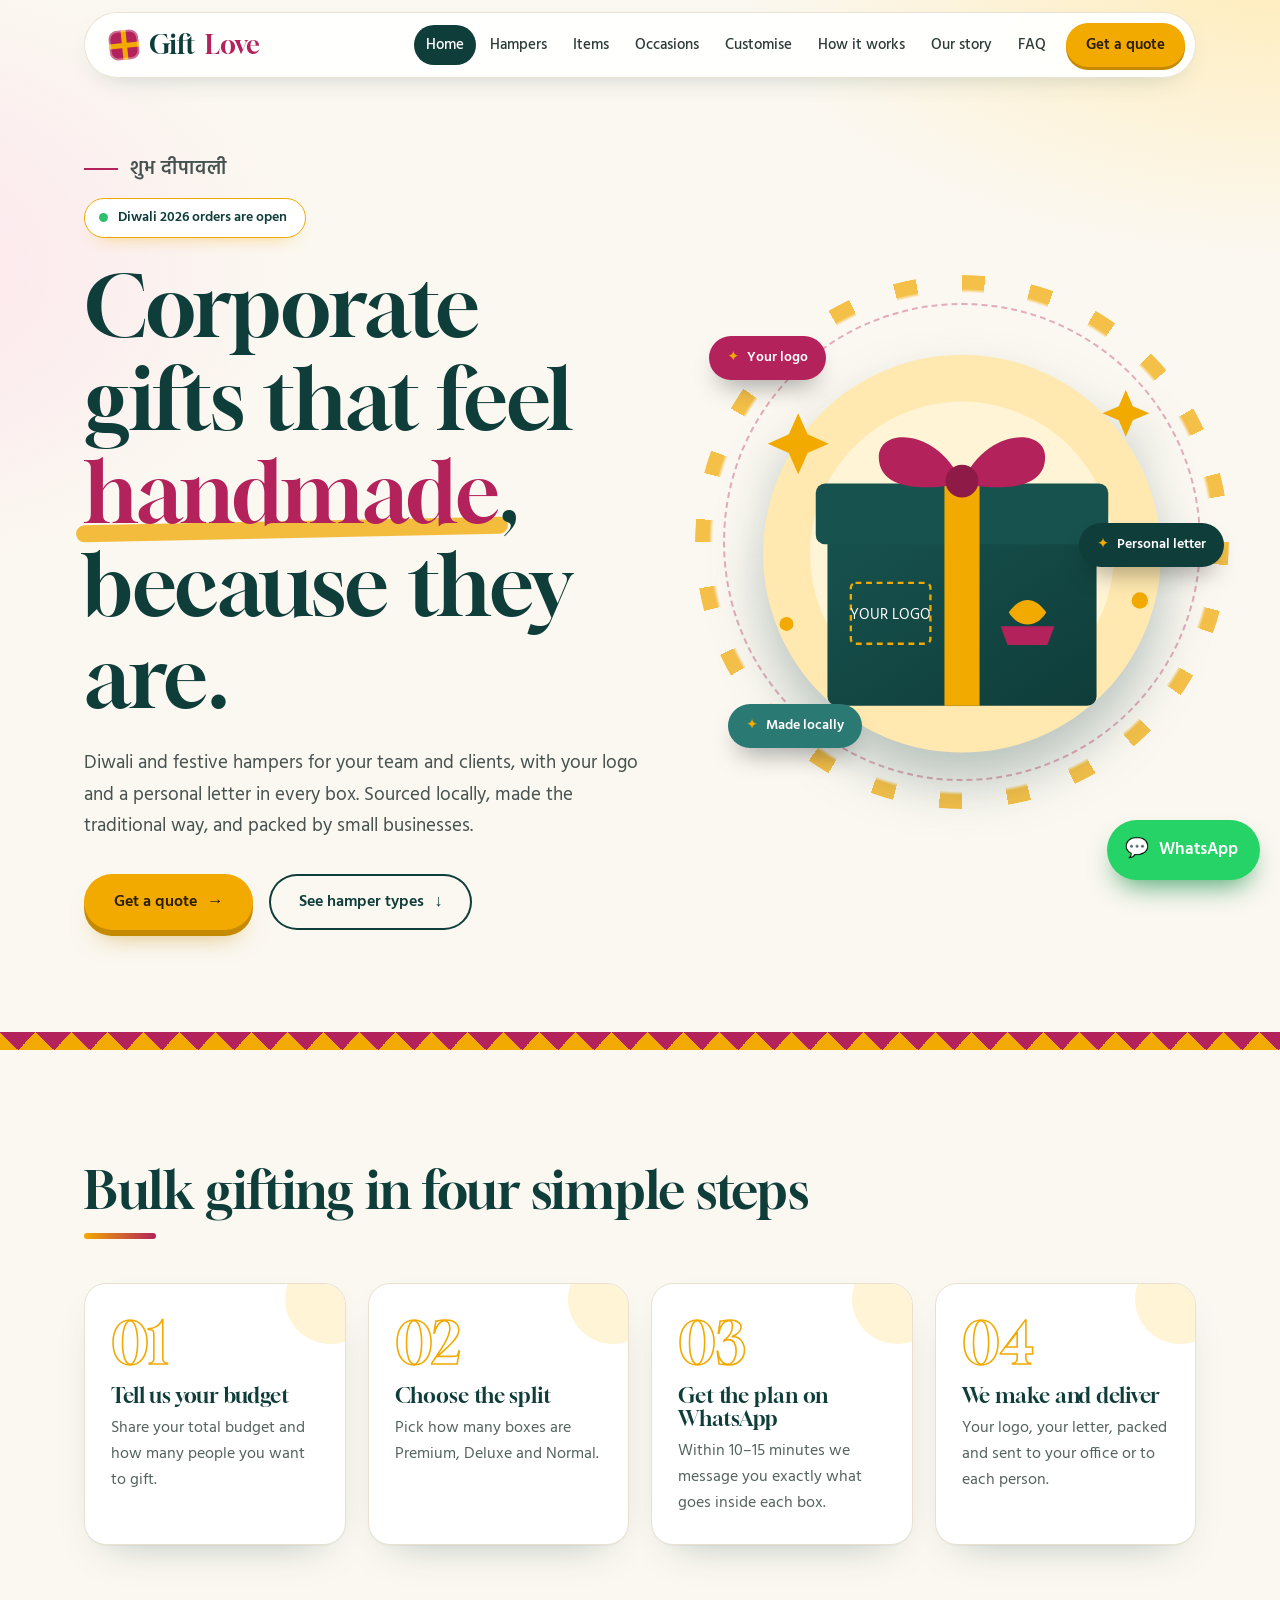
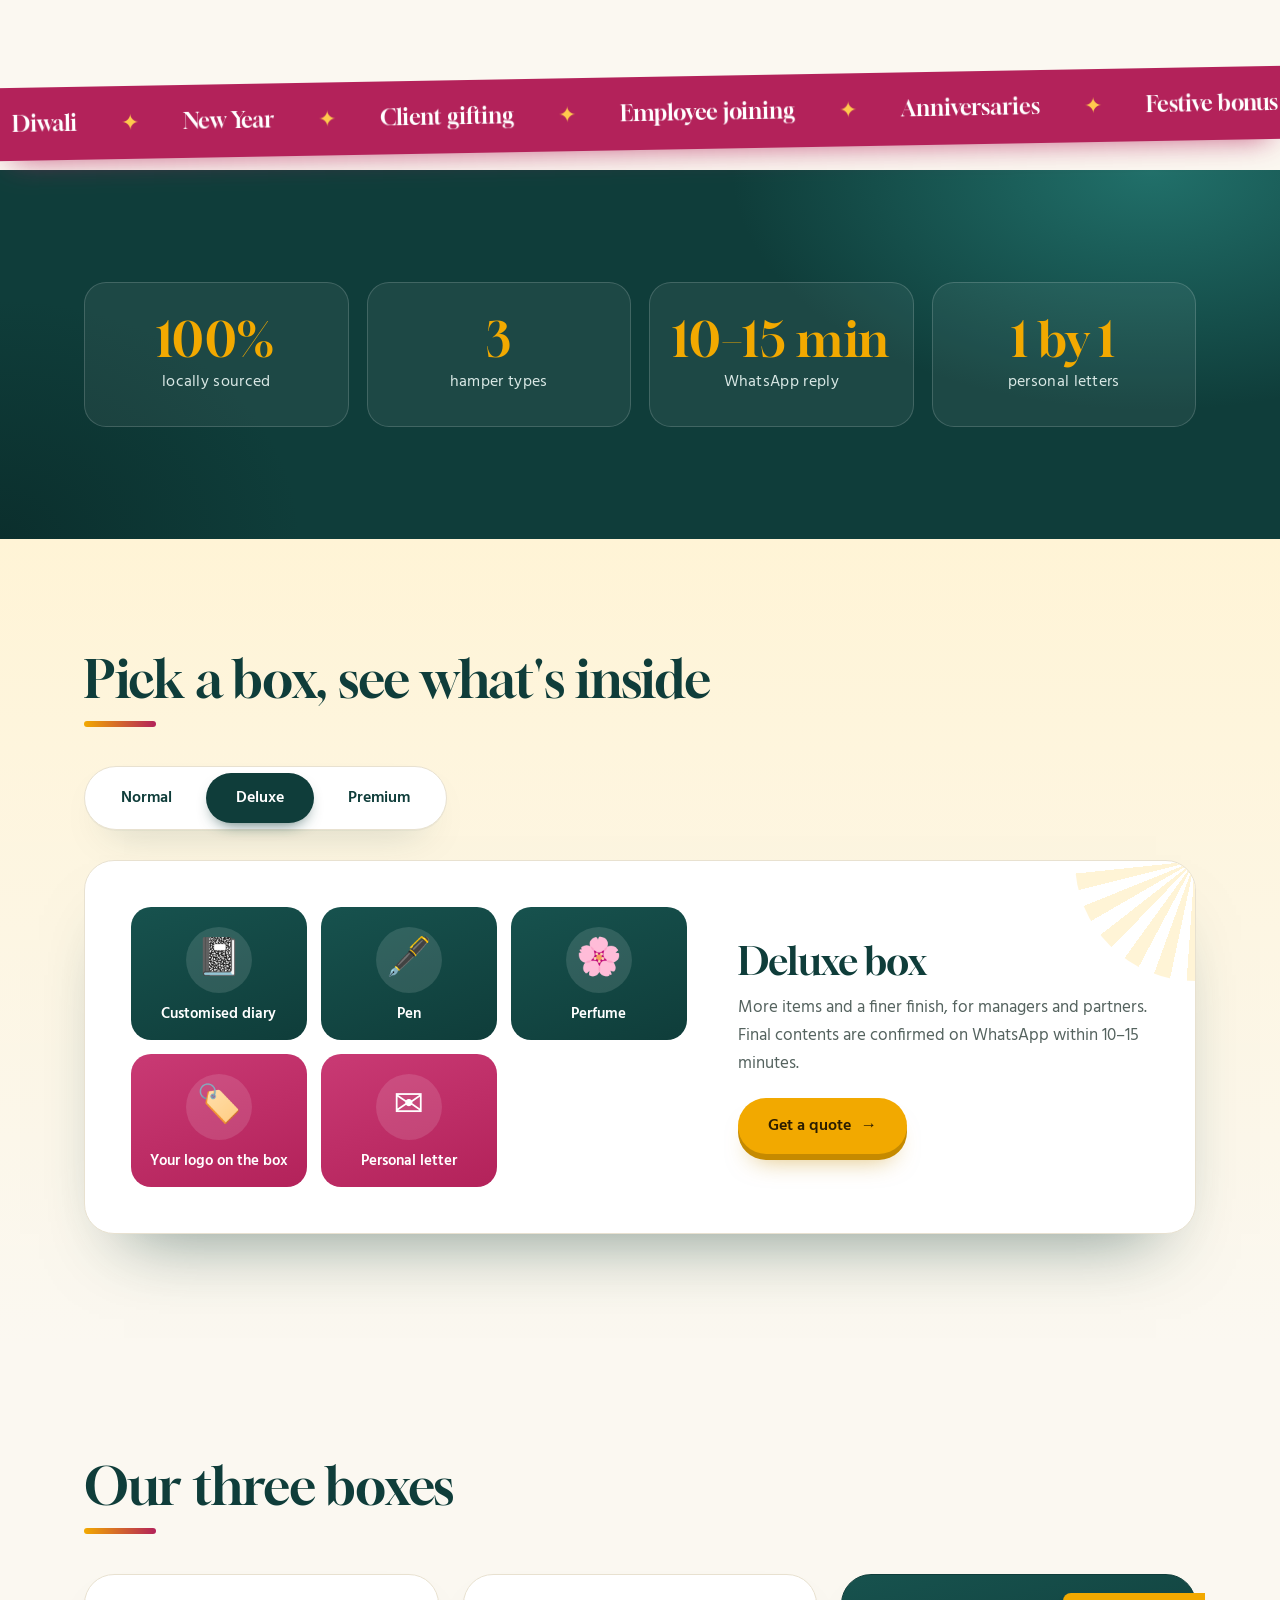
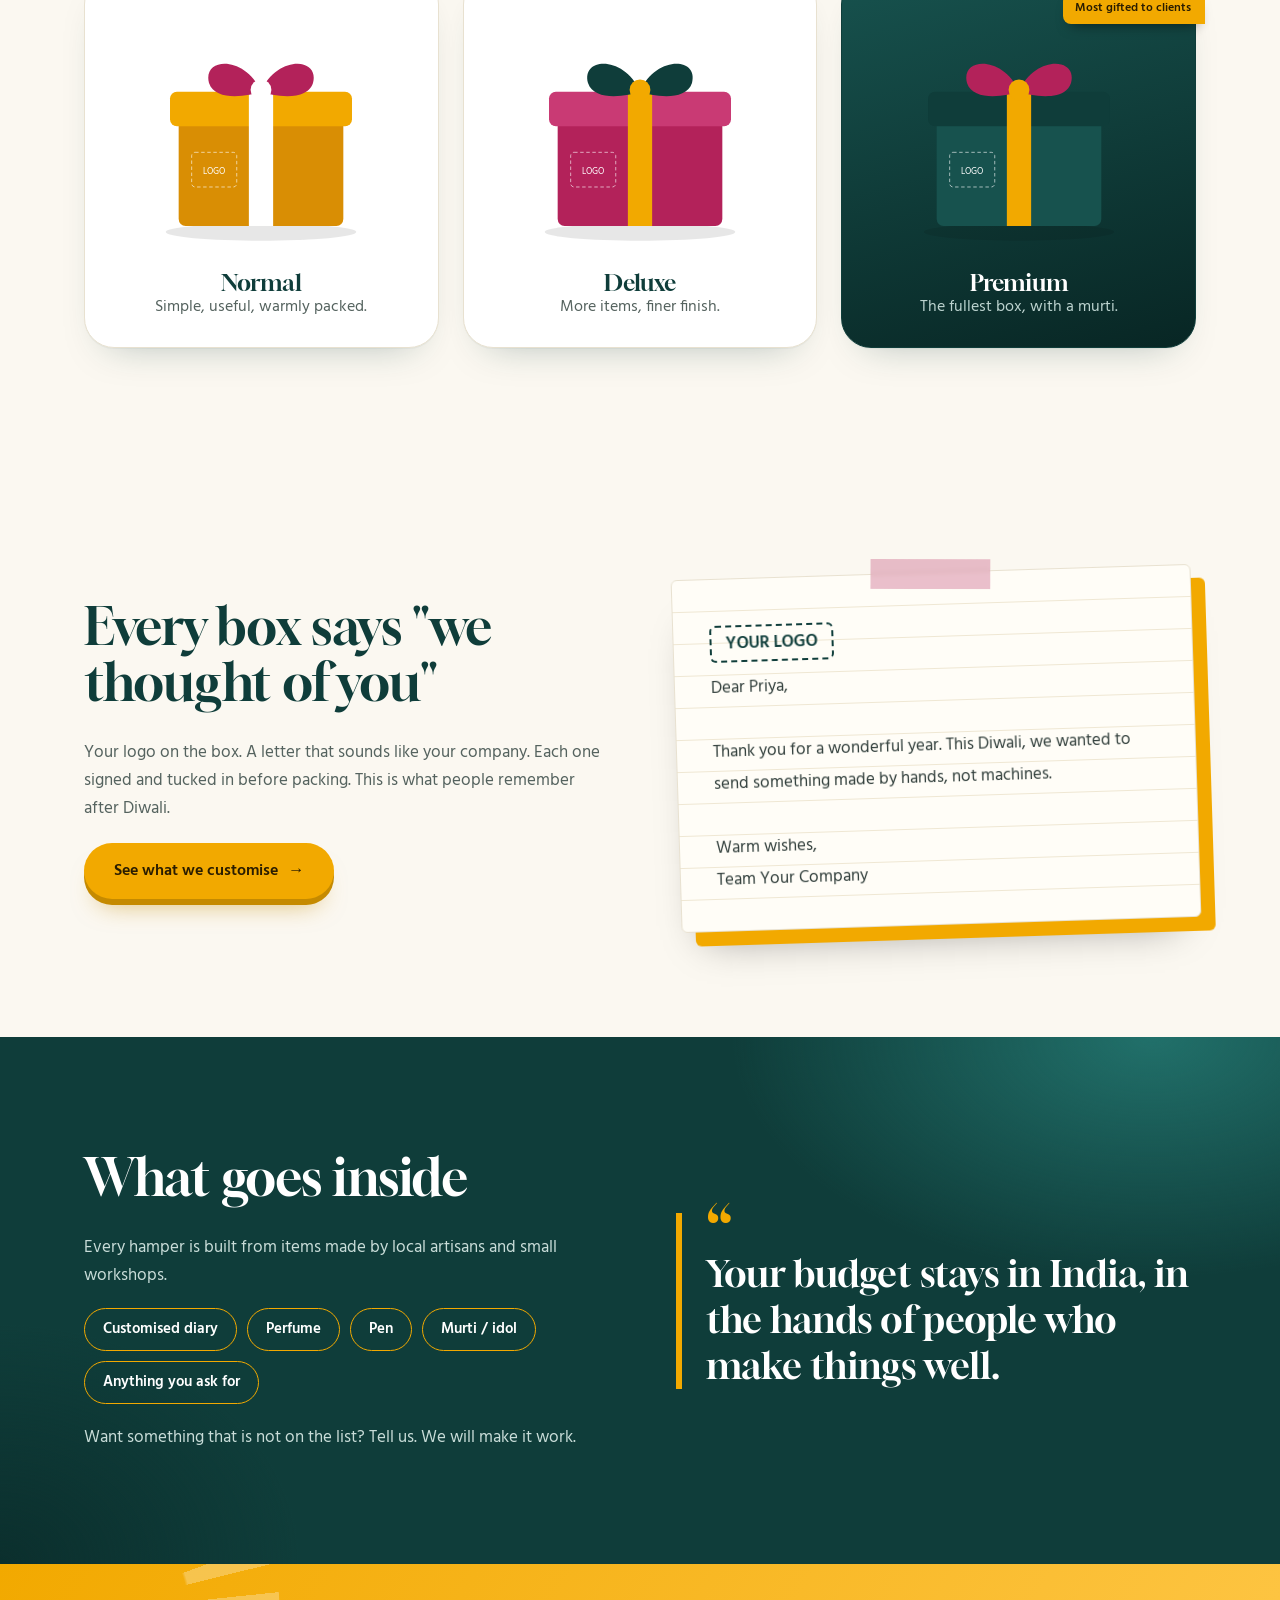
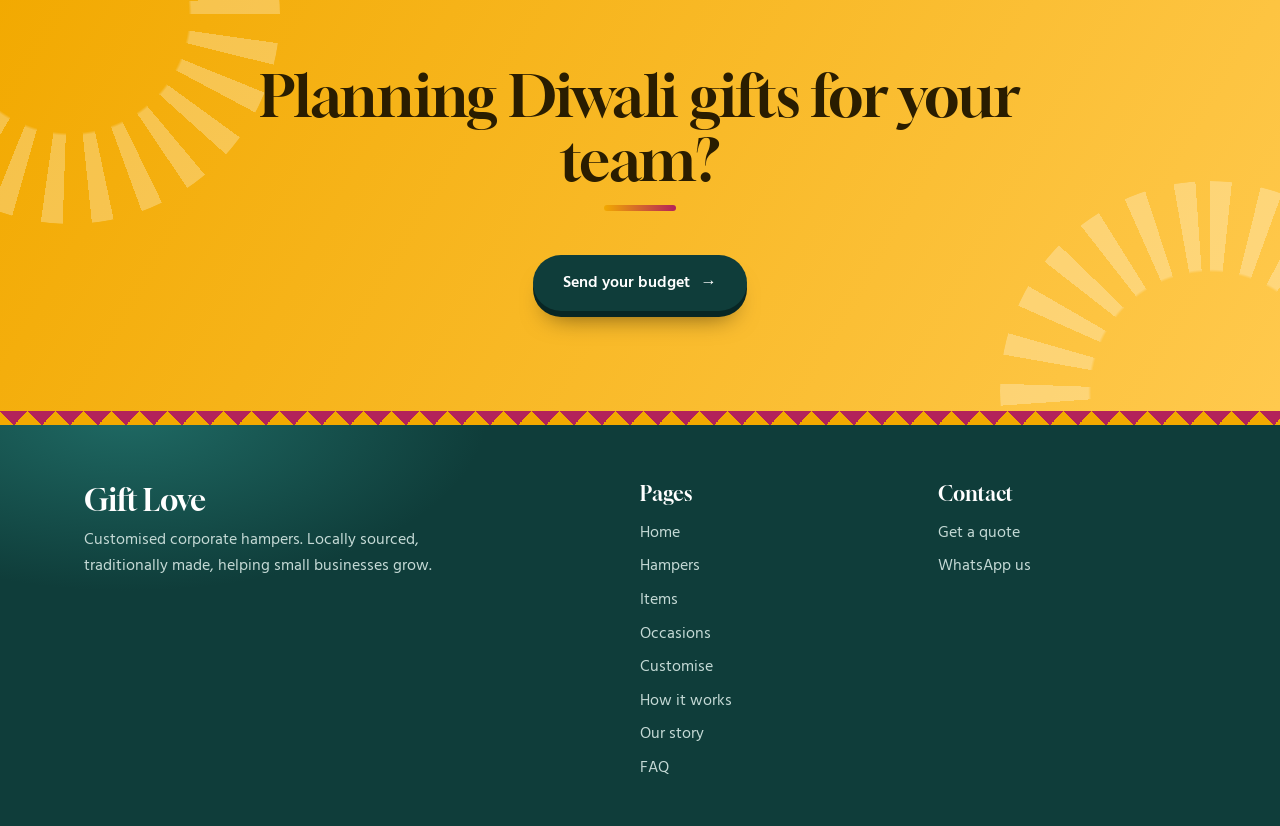
<file: index.html>
<!DOCTYPE html>
<html lang="en"><head><meta charset="utf-8"><meta name="viewport" content="width=device-width, initial-scale=1">
<meta name="theme-color" content="#0F3D3A">
<title>Gift Love – Corporate Diwali Hampers, Made Locally</title>
<meta name="description" content="Customised corporate gift hampers with your logo and a personal letter. Locally sourced, traditionally made, supporting small businesses.">
<link rel="icon" href="data:image/svg+xml,<svg xmlns=%22http://www.w3.org/2000/svg%22 viewBox=%220 0 100 100%22><text y=%22.9em%22 font-size=%2290%22>🎁</text></svg>">
<link href="https://fonts.googleapis.com/css2?family=Gloock&family=Hind:wght@400;500;600&display=swap" rel="stylesheet">
<link rel="stylesheet" href="style.css">
</head><body>
<header><div class="wrap"><nav>
<a class="logo" href="index.html">Gift <b>Love</b></a>
<button class="menu" aria-label="Menu">Menu</button>
<div class="links" id="lk">
<a href="index.html">Home</a><a href="hampers.html">Hampers</a><a href="items.html">Items</a><a href="occasions.html">Occasions</a><a href="customise.html">Customise</a><a href="how-it-works.html">How it works</a><a href="our-story.html">Our story</a><a href="faq.html">FAQ</a><a href="quote.html" class="cta">Get a quote</a>
</div></nav></div></header>
<main>
<div class="wrap hero">
<div>
<p class="hi">शुभ दीपावली</p><span class="badge">Diwali 2026 orders are open</span><h1>Corporate gifts that feel <em>handmade</em>, because they are.</h1>
<p>Diwali and festive hampers for your team and clients, with your logo and a personal letter in every box. Sourced locally, made the traditional way, and packed by small businesses.</p>
<div class="row"><a class="btn" href="quote.html">Get a quote</a><a class="btn alt" href="hampers.html">See hamper types</a></div>
</div>
<div class="art"><svg viewBox="0 0 400 400" role="img" aria-label="Gift hamper box with ribbon"><defs><linearGradient id="gg" x1="0" y1="0" x2="1" y2="1"><stop offset="0" stop-color="#17524e"/><stop offset="1" stop-color="#0F3D3A"/></linearGradient></defs>
<circle cx="200" cy="210" r="170" fill="#FFE9B0"/><circle cx="200" cy="210" r="130" fill="#FFF4D6"/>
<g fill="#F2A900"><path d="M60 90l8 18 18 8-18 8-8 18-8-18-18-8 18-8z"/><path d="M340 70l6 14 14 6-14 6-6 14-6-14-14-6 14-6z"/><circle cx="352" cy="250" r="7"/><circle cx="50" cy="270" r="6"/></g>
<rect x="85" y="190" width="230" height="150" rx="8" fill="url(#gg)"/><rect x="75" y="150" width="250" height="52" rx="8" fill="#17524e"/>
<rect x="185" y="150" width="30" height="190" fill="#F2A900"/>
<path d="M200 150c-20-50-80-50-70-15 8 25 55 18 70 15zM200 150c20-50 80-50 70-15-8 25-55 18-70 15z" fill="#B3225A"/><circle cx="200" cy="148" r="14" fill="#8e1a47"/>
<rect x="105" y="235" width="68" height="52" rx="4" fill="none" stroke="#F2A900" stroke-width="2" stroke-dasharray="5 4"/><text x="139" y="266" font-size="13" fill="#fff" text-anchor="middle" font-family="Hind,sans-serif">YOUR LOGO</text>
<path d="M240 260c10-14 22-14 32 0-8 14-24 14-32 0z" fill="#F2A900"/><path d="M233 272h46l-6 16h-34z" fill="#B3225A"/></svg>
<span class="chip c1">Your logo</span><span class="chip c2">Personal letter</span><span class="chip c3">Made locally</span></div>
</div>
<div class="pat"></div>

<section><div class="wrap">
<h2>Bulk gifting in four simple steps</h2>
<div class="steps">
<div><h3>Tell us your budget</h3><p>Share your total budget and how many people you want to gift.</p></div>
<div><h3>Choose the split</h3><p>Pick how many boxes are Premium, Deluxe and Normal.</p></div>
<div><h3>Get the plan on WhatsApp</h3><p>Within 10–15 minutes we message you exactly what goes inside each box.</p></div>
<div><h3>We make and deliver</h3><p>Your logo, your letter, packed and sent to your office or to each person.</p></div>
</div></div></section>

<div class="mq" aria-hidden="true"><div><span>Diwali</span><span>New Year</span><span>Client gifting</span><span>Employee joining</span><span>Anniversaries</span><span>Festive bonus</span><span>Diwali</span><span>New Year</span><span>Client gifting</span><span>Employee joining</span><span>Anniversaries</span><span>Festive bonus</span></div></div>
<section class="band"><div class="wrap stats"><div><b>100%</b>locally sourced</div><div><b>3</b>hamper types</div><div><b>10–15 min</b>WhatsApp reply</div><div><b>1 by 1</b>personal letters</div></div></section>
<section class="build"><div class="wrap"><h2>Pick a box, see what's inside</h2>
<div class="tabs" role="tablist"><button class="tab" role="tab" data-t="n">Normal</button><button class="tab on" role="tab" data-t="d">Deluxe</button><button class="tab" role="tab" data-t="p">Premium</button></div>
<div class="panel"><div class="tiles" id="tiles"></div><div class="ptxt"><h3 id="ptitle"></h3><p id="pdesc"></p><p style="margin-top:20px"><a class="btn" href="quote.html">Get a quote</a></p></div></div></div></section>
<section><div class="wrap"><h2>Our three boxes</h2><div class="gal">
<figure><svg viewBox="0 0 300 280" role="img" aria-label="Normal hamper"><ellipse cx="150" cy="262" rx="110" ry="10" fill="#00000018"/>
<rect x="55" y="125" width="190" height="130" rx="8" fill="#D98E04"/><rect x="45" y="100" width="210" height="40" rx="8" fill="#F2A900"/>
<rect x="136" y="100" width="28" height="155" fill="#fff"/><path d="M150 100c-18-42-68-40-60-10 7 22 46 15 60 10zM150 100c18-42 68-40 60-10-7 22-46 15-60 10z" fill="#B3225A"/><circle cx="150" cy="98" r="12" fill="#fff"/>
<rect x="70" y="170" width="52" height="40" rx="4" fill="none" stroke="#fff" stroke-opacity=".7" stroke-dasharray="4 3"/><text x="96" y="195" font-size="10" fill="#fff" text-anchor="middle" font-family="Hind,sans-serif">LOGO</text></svg><figcaption><h3>Normal</h3><p>Simple, useful, warmly packed.</p></figcaption></figure>
<figure><svg viewBox="0 0 300 280" role="img" aria-label="Deluxe hamper"><ellipse cx="150" cy="262" rx="110" ry="10" fill="#00000018"/>
<rect x="55" y="125" width="190" height="130" rx="8" fill="#B3225A"/><rect x="45" y="100" width="210" height="40" rx="8" fill="#C93A74"/>
<rect x="136" y="100" width="28" height="155" fill="#F2A900"/><path d="M150 100c-18-42-68-40-60-10 7 22 46 15 60 10zM150 100c18-42 68-40 60-10-7 22-46 15-60 10z" fill="#0F3D3A"/><circle cx="150" cy="98" r="12" fill="#F2A900"/>
<rect x="70" y="170" width="52" height="40" rx="4" fill="none" stroke="#fff" stroke-opacity=".7" stroke-dasharray="4 3"/><text x="96" y="195" font-size="10" fill="#fff" text-anchor="middle" font-family="Hind,sans-serif">LOGO</text></svg><figcaption><h3>Deluxe</h3><p>More items, finer finish.</p></figcaption></figure>
<figure class="hl"><svg viewBox="0 0 300 280" role="img" aria-label="Premium hamper"><ellipse cx="150" cy="262" rx="110" ry="10" fill="#00000018"/>
<rect x="55" y="125" width="190" height="130" rx="8" fill="#17524e"/><rect x="45" y="100" width="210" height="40" rx="8" fill="#0F3D3A"/>
<rect x="136" y="100" width="28" height="155" fill="#F2A900"/><path d="M150 100c-18-42-68-40-60-10 7 22 46 15 60 10zM150 100c18-42 68-40 60-10-7 22-46 15-60 10z" fill="#B3225A"/><circle cx="150" cy="98" r="12" fill="#F2A900"/>
<rect x="70" y="170" width="52" height="40" rx="4" fill="none" stroke="#fff" stroke-opacity=".7" stroke-dasharray="4 3"/><text x="96" y="195" font-size="10" fill="#fff" text-anchor="middle" font-family="Hind,sans-serif">LOGO</text></svg><figcaption><h3>Premium</h3><p>The fullest box, with a murti.</p></figcaption></figure>
</div></div></section>
<section><div class="wrap two"><div><h2>Every box says "we thought of you"</h2><p>Your logo on the box. A letter that sounds like your company. Each one signed and tucked in before packing. This is what people remember after Diwali.</p><p style="margin-top:20px"><a class="btn" href="customise.html">See what we customise</a></p></div>
<div class="letter"><span class="lg">YOUR LOGO</span><p>Dear Priya,<br><br>Thank you for a wonderful year. This Diwali, we wanted to send something made by hands, not machines.<br><br>Warm wishes,<br>Team Your Company</p></div></div></section>
<section class="band"><div class="wrap two">
<div><h2>What goes inside</h2><p>Every hamper is built from items made by local artisans and small workshops.</p>
<div class="chips"><span>Customised diary</span><span>Perfume</span><span>Pen</span><span>Murti / idol</span><span>Anything you ask for</span></div>
<p style="margin-top:20px">Want something that is not on the list? Tell us. We will make it work.</p></div>
<div class="quote" style="color:#fff;border-color:var(--m)">Your budget stays in India, in the hands of people who make things well.</div>
</div></section>

<div class="cta2"><div class="wrap"><h2>Planning Diwali gifts for your team?</h2><a class="btn" href="quote.html">Send your budget</a></div></div>
</main>
<footer><div class="wrap">
<div><h3>Gift Love</h3><p>Customised corporate hampers. Locally sourced, traditionally made, helping small businesses grow.</p></div>
<div><h3>Pages</h3><a href="index.html">Home</a><a href="hampers.html">Hampers</a><a href="items.html">Items</a><a href="occasions.html">Occasions</a><a href="customise.html">Customise</a><a href="how-it-works.html">How it works</a><a href="our-story.html">Our story</a><a href="faq.html">FAQ</a></div>
<div><h3>Contact</h3><a href="quote.html">Get a quote</a><a id="wl" href="#">WhatsApp us</a></div>
</div></footer>
<a class="fab" id="wf" href="#" aria-label="Chat with us on WhatsApp">WhatsApp</a>
<script src="app.js"></script>
</body></html>
</file>
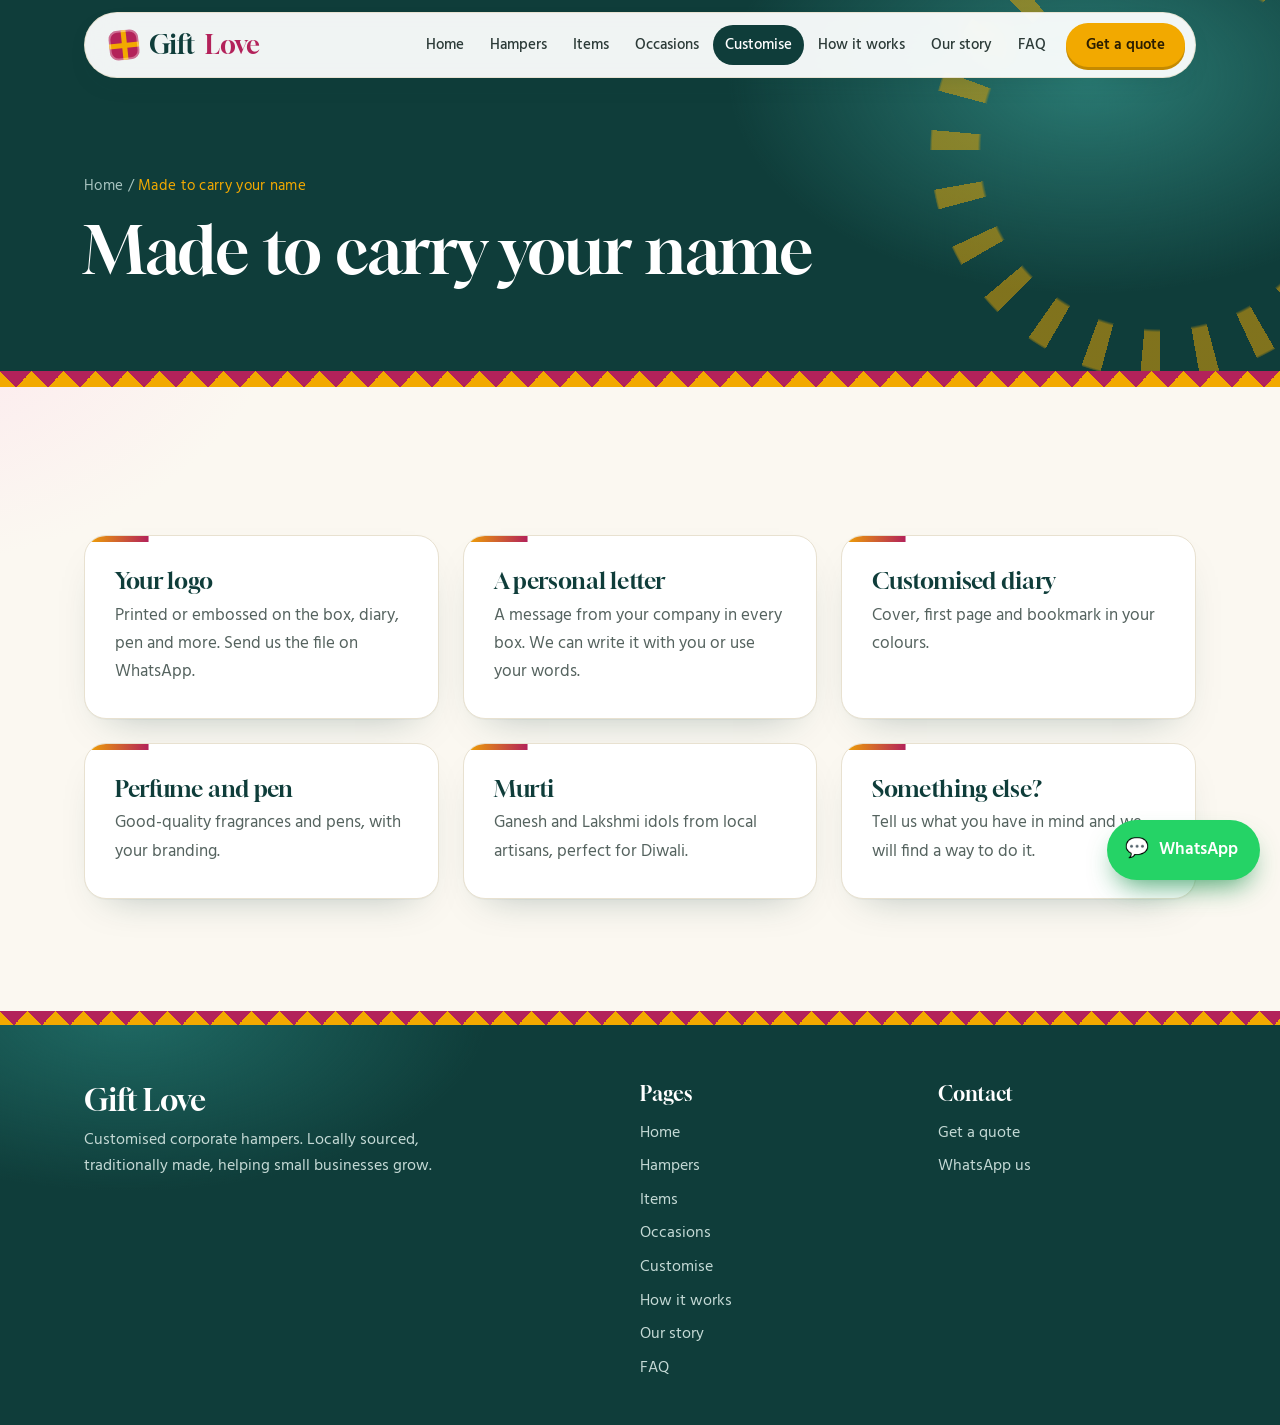
<file: customise.html>
<!DOCTYPE html>
<html lang="en"><head><meta charset="utf-8"><meta name="viewport" content="width=device-width, initial-scale=1">
<meta name="theme-color" content="#0F3D3A">
<title>Customise – Gift Love</title>
<meta name="description" content="Customised corporate gift hampers with your logo and a personal letter. Locally sourced, traditionally made, supporting small businesses.">
<link rel="icon" href="data:image/svg+xml,<svg xmlns=%22http://www.w3.org/2000/svg%22 viewBox=%220 0 100 100%22><text y=%22.9em%22 font-size=%2290%22>🎁</text></svg>">
<link href="https://fonts.googleapis.com/css2?family=Gloock&family=Hind:wght@400;500;600&display=swap" rel="stylesheet">
<link rel="stylesheet" href="style.css">
</head><body>
<header><div class="wrap"><nav>
<a class="logo" href="index.html">Gift <b>Love</b></a>
<button class="menu" aria-label="Menu">Menu</button>
<div class="links" id="lk">
<a href="index.html">Home</a><a href="hampers.html">Hampers</a><a href="items.html">Items</a><a href="occasions.html">Occasions</a><a href="customise.html">Customise</a><a href="how-it-works.html">How it works</a><a href="our-story.html">Our story</a><a href="faq.html">FAQ</a><a href="quote.html" class="cta">Get a quote</a>
</div></nav></div></header>
<main><div class="ban"><div class="wrap"><nav class="crumb"><a href="index.html">Home</a> / <span>Made to carry your name</span></nav><h1>Made to carry your name</h1></div></div><section><div class="wrap">

<div class="grid" style="margin-top:36px">
<div class="card"><h3>Your logo</h3><p>Printed or embossed on the box, diary, pen and more. Send us the file on WhatsApp.</p></div>
<div class="card"><h3>A personal letter</h3><p>A message from your company in every box. We can write it with you or use your words.</p></div>
<div class="card"><h3>Customised diary</h3><p>Cover, first page and bookmark in your colours.</p></div>
<div class="card"><h3>Perfume and pen</h3><p>Good-quality fragrances and pens, with your branding.</p></div>
<div class="card"><h3>Murti</h3><p>Ganesh and Lakshmi idols from local artisans, perfect for Diwali.</p></div>
<div class="card"><h3>Something else?</h3><p>Tell us what you have in mind and we will find a way to do it.</p></div>
</div></div></section></main>
<footer><div class="wrap">
<div><h3>Gift Love</h3><p>Customised corporate hampers. Locally sourced, traditionally made, helping small businesses grow.</p></div>
<div><h3>Pages</h3><a href="index.html">Home</a><a href="hampers.html">Hampers</a><a href="items.html">Items</a><a href="occasions.html">Occasions</a><a href="customise.html">Customise</a><a href="how-it-works.html">How it works</a><a href="our-story.html">Our story</a><a href="faq.html">FAQ</a></div>
<div><h3>Contact</h3><a href="quote.html">Get a quote</a><a id="wl" href="#">WhatsApp us</a></div>
</div></footer>
<a class="fab" id="wf" href="#" aria-label="Chat with us on WhatsApp">WhatsApp</a>
<script src="app.js"></script>
</body></html>
</file>
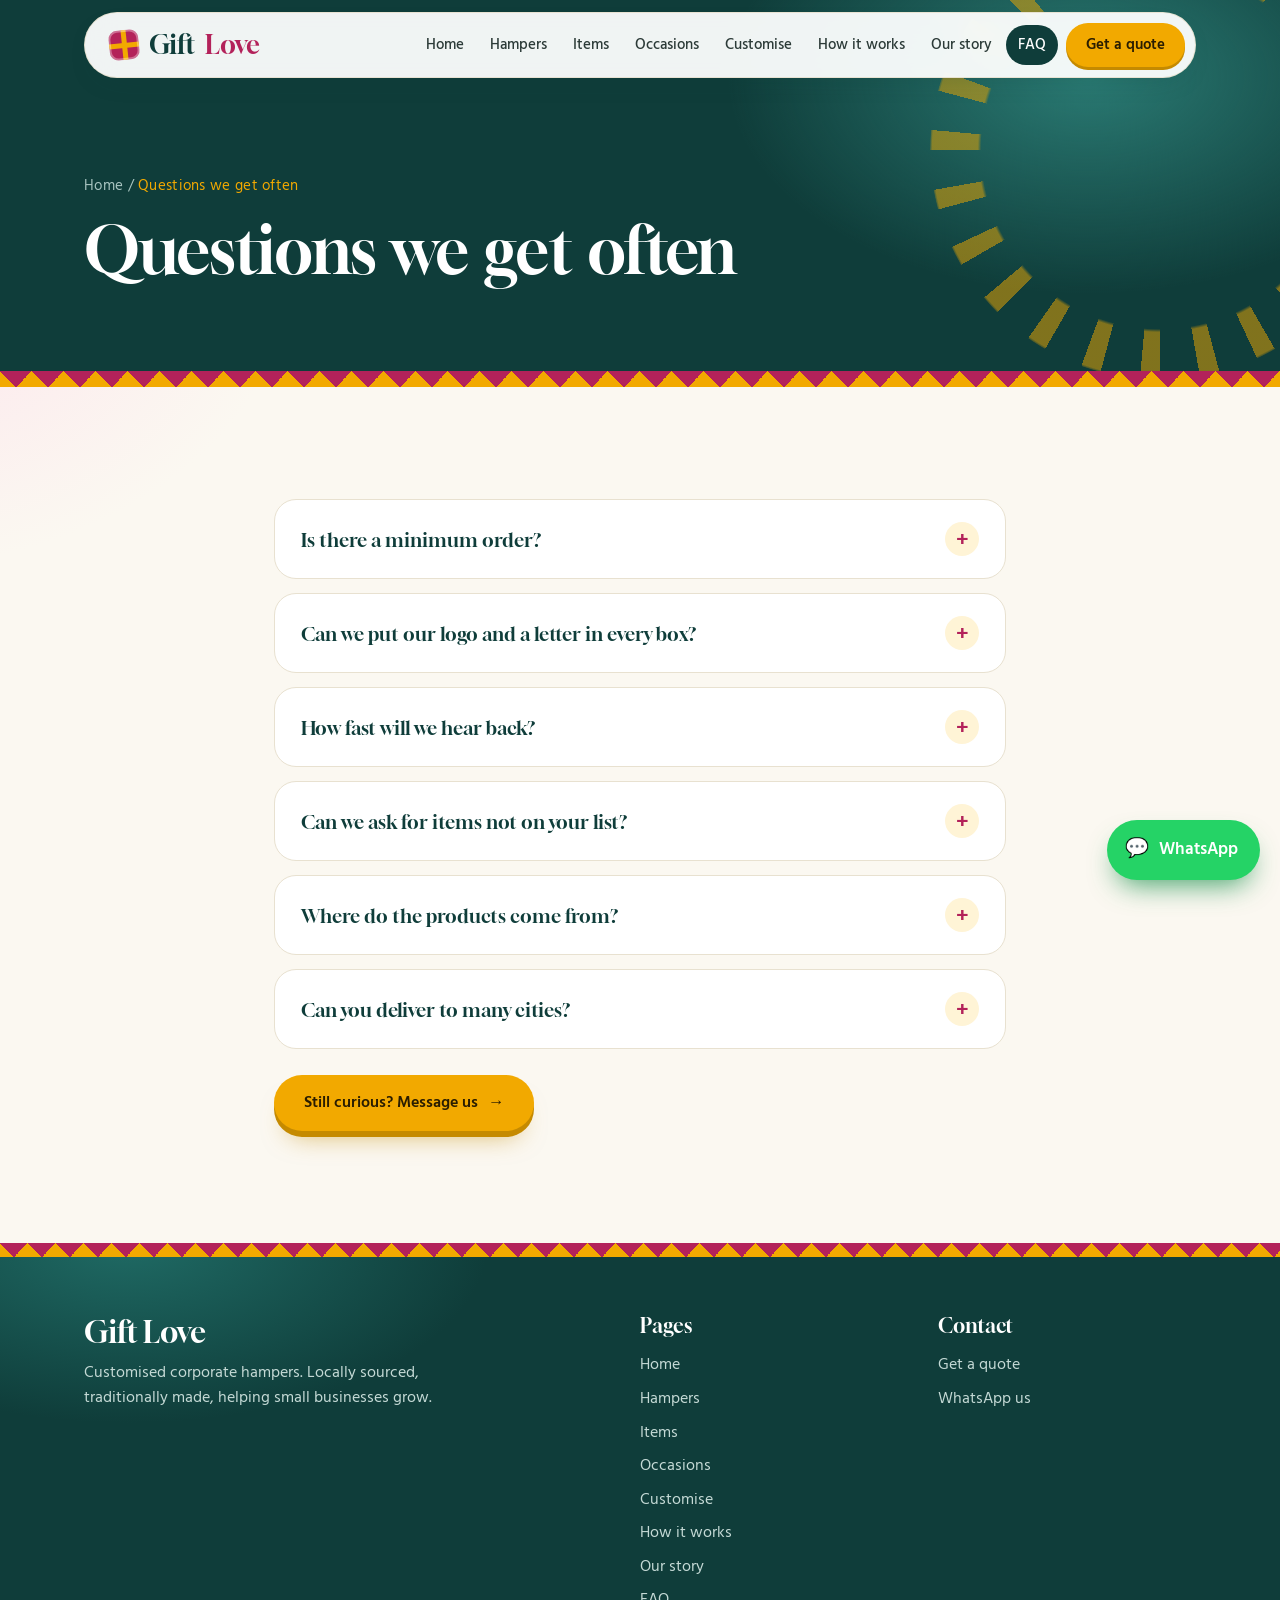
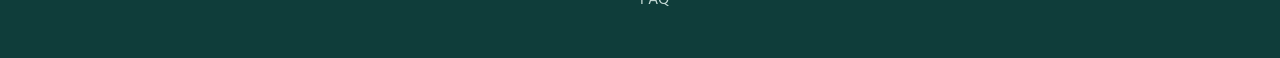
<file: faq.html>
<!DOCTYPE html>
<html lang="en"><head><meta charset="utf-8"><meta name="viewport" content="width=device-width, initial-scale=1">
<meta name="theme-color" content="#0F3D3A">
<title>FAQ – Gift Love</title>
<meta name="description" content="Customised corporate gift hampers with your logo and a personal letter. Locally sourced, traditionally made, supporting small businesses.">
<link rel="icon" href="data:image/svg+xml,<svg xmlns=%22http://www.w3.org/2000/svg%22 viewBox=%220 0 100 100%22><text y=%22.9em%22 font-size=%2290%22>🎁</text></svg>">
<link href="https://fonts.googleapis.com/css2?family=Gloock&family=Hind:wght@400;500;600&display=swap" rel="stylesheet">
<link rel="stylesheet" href="style.css">
</head><body>
<header><div class="wrap"><nav>
<a class="logo" href="index.html">Gift <b>Love</b></a>
<button class="menu" aria-label="Menu">Menu</button>
<div class="links" id="lk">
<a href="index.html">Home</a><a href="hampers.html">Hampers</a><a href="items.html">Items</a><a href="occasions.html">Occasions</a><a href="customise.html">Customise</a><a href="how-it-works.html">How it works</a><a href="our-story.html">Our story</a><a href="faq.html">FAQ</a><a href="quote.html" class="cta">Get a quote</a>
</div></nav></div></header>
<main><div class="ban"><div class="wrap"><nav class="crumb"><a href="index.html">Home</a> / <span>Questions we get often</span></nav><h1>Questions we get often</h1></div></div><section><div class="wrap" style="max-width:780px">

<details><summary>Is there a minimum order?</summary><p>We will confirm this on WhatsApp when we know your budget and number of boxes.</p></details>
<details><summary>Can we put our logo and a letter in every box?</summary><p>Yes. Logo and personal letter are part of every hamper.</p></details>
<details><summary>How fast will we hear back?</summary><p>Within 10–15 minutes on WhatsApp, with what goes inside each box.</p></details>
<details><summary>Can we ask for items not on your list?</summary><p>Yes. If you want something else, tell us and we will source it.</p></details>
<details><summary>Where do the products come from?</summary><p>Everything is locally sourced and traditionally made by small businesses.</p></details>
<details><summary>Can you deliver to many cities?</summary><p>Tell us the cities in your quote and we will confirm.</p></details>
<p style="margin-top:26px"><a class="btn" href="quote.html">Still curious? Message us</a></p></div></section></main>
<footer><div class="wrap">
<div><h3>Gift Love</h3><p>Customised corporate hampers. Locally sourced, traditionally made, helping small businesses grow.</p></div>
<div><h3>Pages</h3><a href="index.html">Home</a><a href="hampers.html">Hampers</a><a href="items.html">Items</a><a href="occasions.html">Occasions</a><a href="customise.html">Customise</a><a href="how-it-works.html">How it works</a><a href="our-story.html">Our story</a><a href="faq.html">FAQ</a></div>
<div><h3>Contact</h3><a href="quote.html">Get a quote</a><a id="wl" href="#">WhatsApp us</a></div>
</div></footer>
<a class="fab" id="wf" href="#" aria-label="Chat with us on WhatsApp">WhatsApp</a>
<script src="app.js"></script>
</body></html>
</file>
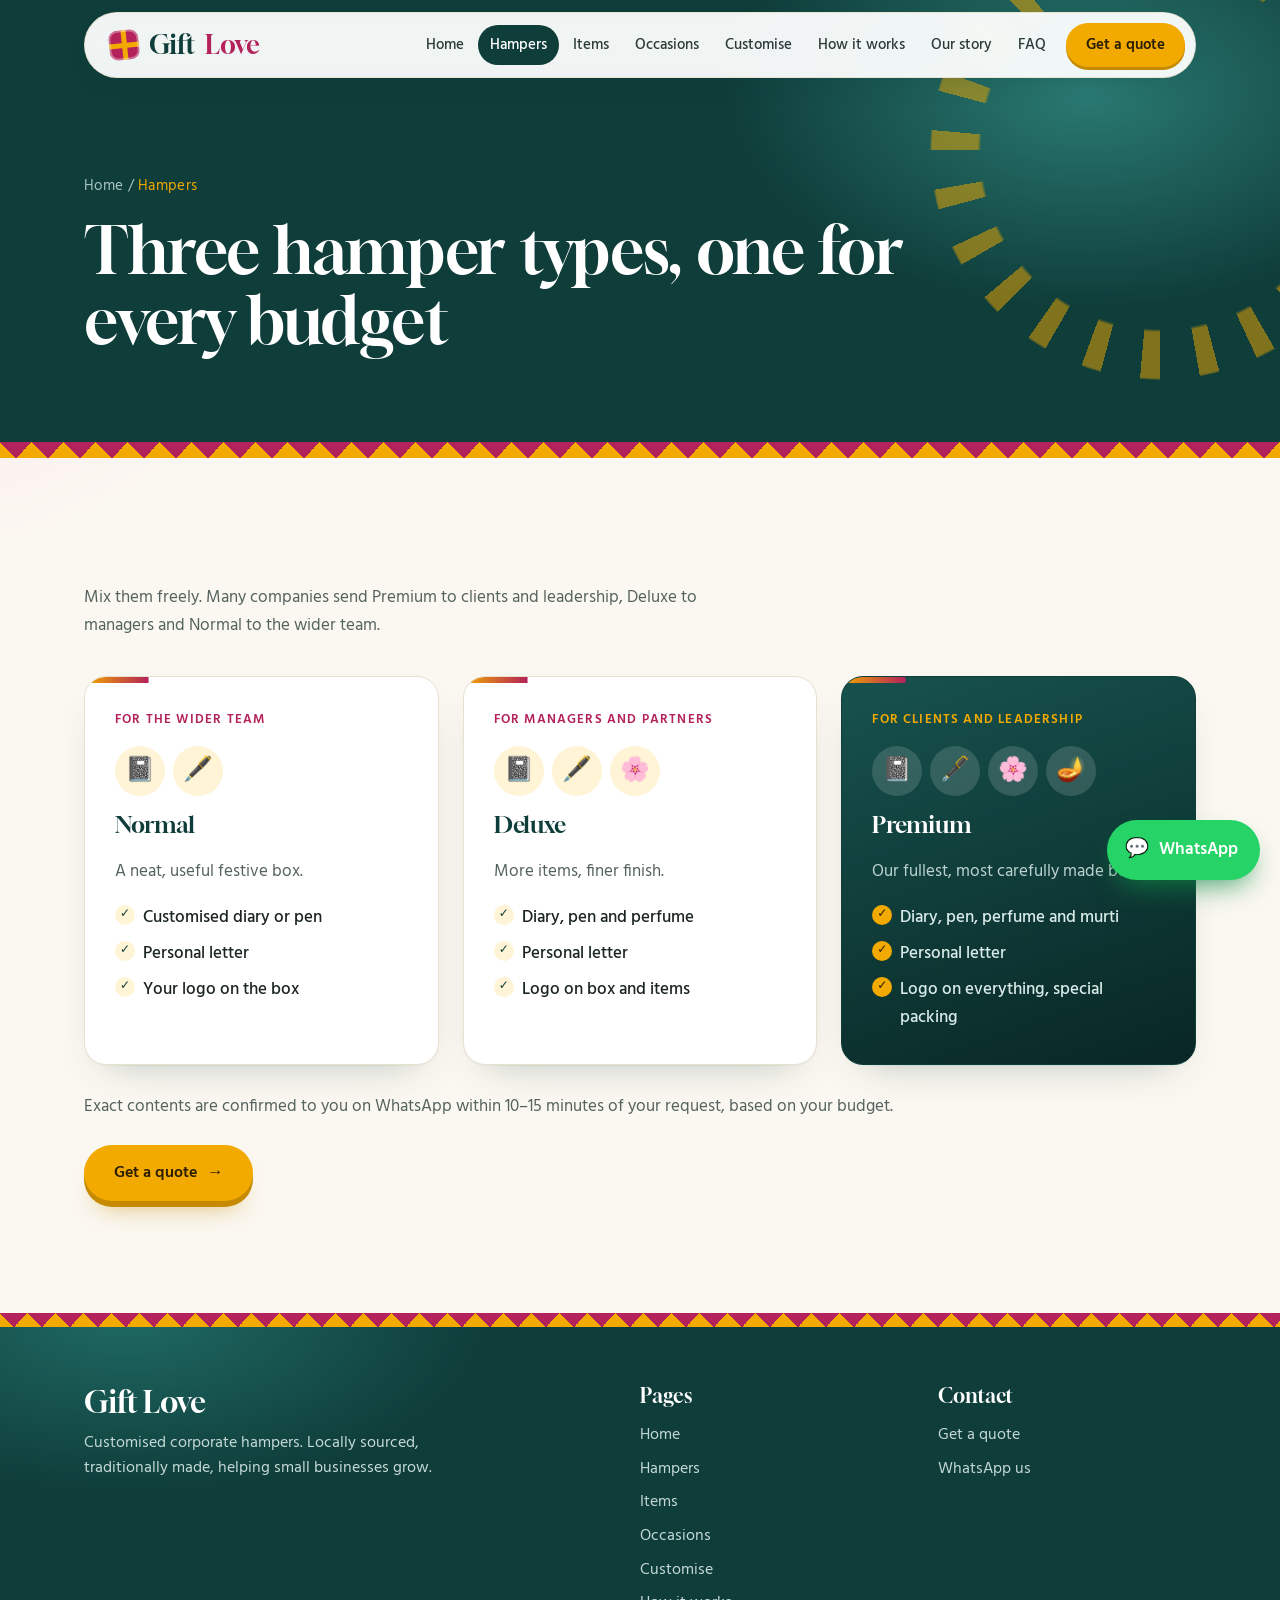
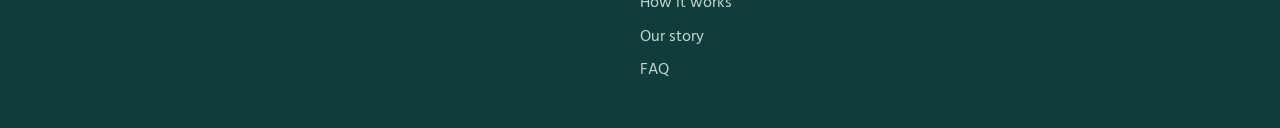
<file: hampers.html>
<!DOCTYPE html>
<html lang="en"><head><meta charset="utf-8"><meta name="viewport" content="width=device-width, initial-scale=1">
<meta name="theme-color" content="#0F3D3A">
<title>Hampers – Gift Love</title>
<meta name="description" content="Customised corporate gift hampers with your logo and a personal letter. Locally sourced, traditionally made, supporting small businesses.">
<link rel="icon" href="data:image/svg+xml,<svg xmlns=%22http://www.w3.org/2000/svg%22 viewBox=%220 0 100 100%22><text y=%22.9em%22 font-size=%2290%22>🎁</text></svg>">
<link href="https://fonts.googleapis.com/css2?family=Gloock&family=Hind:wght@400;500;600&display=swap" rel="stylesheet">
<link rel="stylesheet" href="style.css">
</head><body>
<header><div class="wrap"><nav>
<a class="logo" href="index.html">Gift <b>Love</b></a>
<button class="menu" aria-label="Menu">Menu</button>
<div class="links" id="lk">
<a href="index.html">Home</a><a href="hampers.html">Hampers</a><a href="items.html">Items</a><a href="occasions.html">Occasions</a><a href="customise.html">Customise</a><a href="how-it-works.html">How it works</a><a href="our-story.html">Our story</a><a href="faq.html">FAQ</a><a href="quote.html" class="cta">Get a quote</a>
</div></nav></div></header>
<main><div class="ban"><div class="wrap"><nav class="crumb"><a href="index.html">Home</a> / <span>Hampers</span></nav><h1>Three hamper types, one for every budget</h1></div></div><section><div class="wrap">

<p style="margin:14px 0 36px;color:var(--mut);max-width:40em">Mix them freely. Many companies send Premium to clients and leadership, Deluxe to managers and Normal to the wider team.</p>
<div class="grid">
<div class="card top tier"><span class="t">For the wider team</span><div class="er"><i>📓</i><i>🖋️</i></div><h3>Normal</h3><p>A neat, useful festive box.</p><ul><li>Customised diary or pen</li><li>Personal letter</li><li>Your logo on the box</li></ul></div>
<div class="card top tier"><span class="t">For managers and partners</span><div class="er"><i>📓</i><i>🖋️</i><i>🌸</i></div><h3>Deluxe</h3><p>More items, finer finish.</p><ul><li>Diary, pen and perfume</li><li>Personal letter</li><li>Logo on box and items</li></ul></div>
<div class="card top tier prem"><span class="t">For clients and leadership</span><div class="er"><i>📓</i><i>🖋️</i><i>🌸</i><i>🪔</i></div><h3>Premium</h3><p>Our fullest, most carefully made box.</p><ul><li>Diary, pen, perfume and murti</li><li>Personal letter</li><li>Logo on everything, special packing</li></ul></div>
</div>
<p style="margin-top:28px;color:var(--mut)">Exact contents are confirmed to you on WhatsApp within 10–15 minutes of your request, based on your budget.</p>
<p style="margin-top:24px"><a class="btn" href="quote.html">Get a quote</a></p>
</div></section></main>
<footer><div class="wrap">
<div><h3>Gift Love</h3><p>Customised corporate hampers. Locally sourced, traditionally made, helping small businesses grow.</p></div>
<div><h3>Pages</h3><a href="index.html">Home</a><a href="hampers.html">Hampers</a><a href="items.html">Items</a><a href="occasions.html">Occasions</a><a href="customise.html">Customise</a><a href="how-it-works.html">How it works</a><a href="our-story.html">Our story</a><a href="faq.html">FAQ</a></div>
<div><h3>Contact</h3><a href="quote.html">Get a quote</a><a id="wl" href="#">WhatsApp us</a></div>
</div></footer>
<a class="fab" id="wf" href="#" aria-label="Chat with us on WhatsApp">WhatsApp</a>
<script src="app.js"></script>
</body></html>
</file>
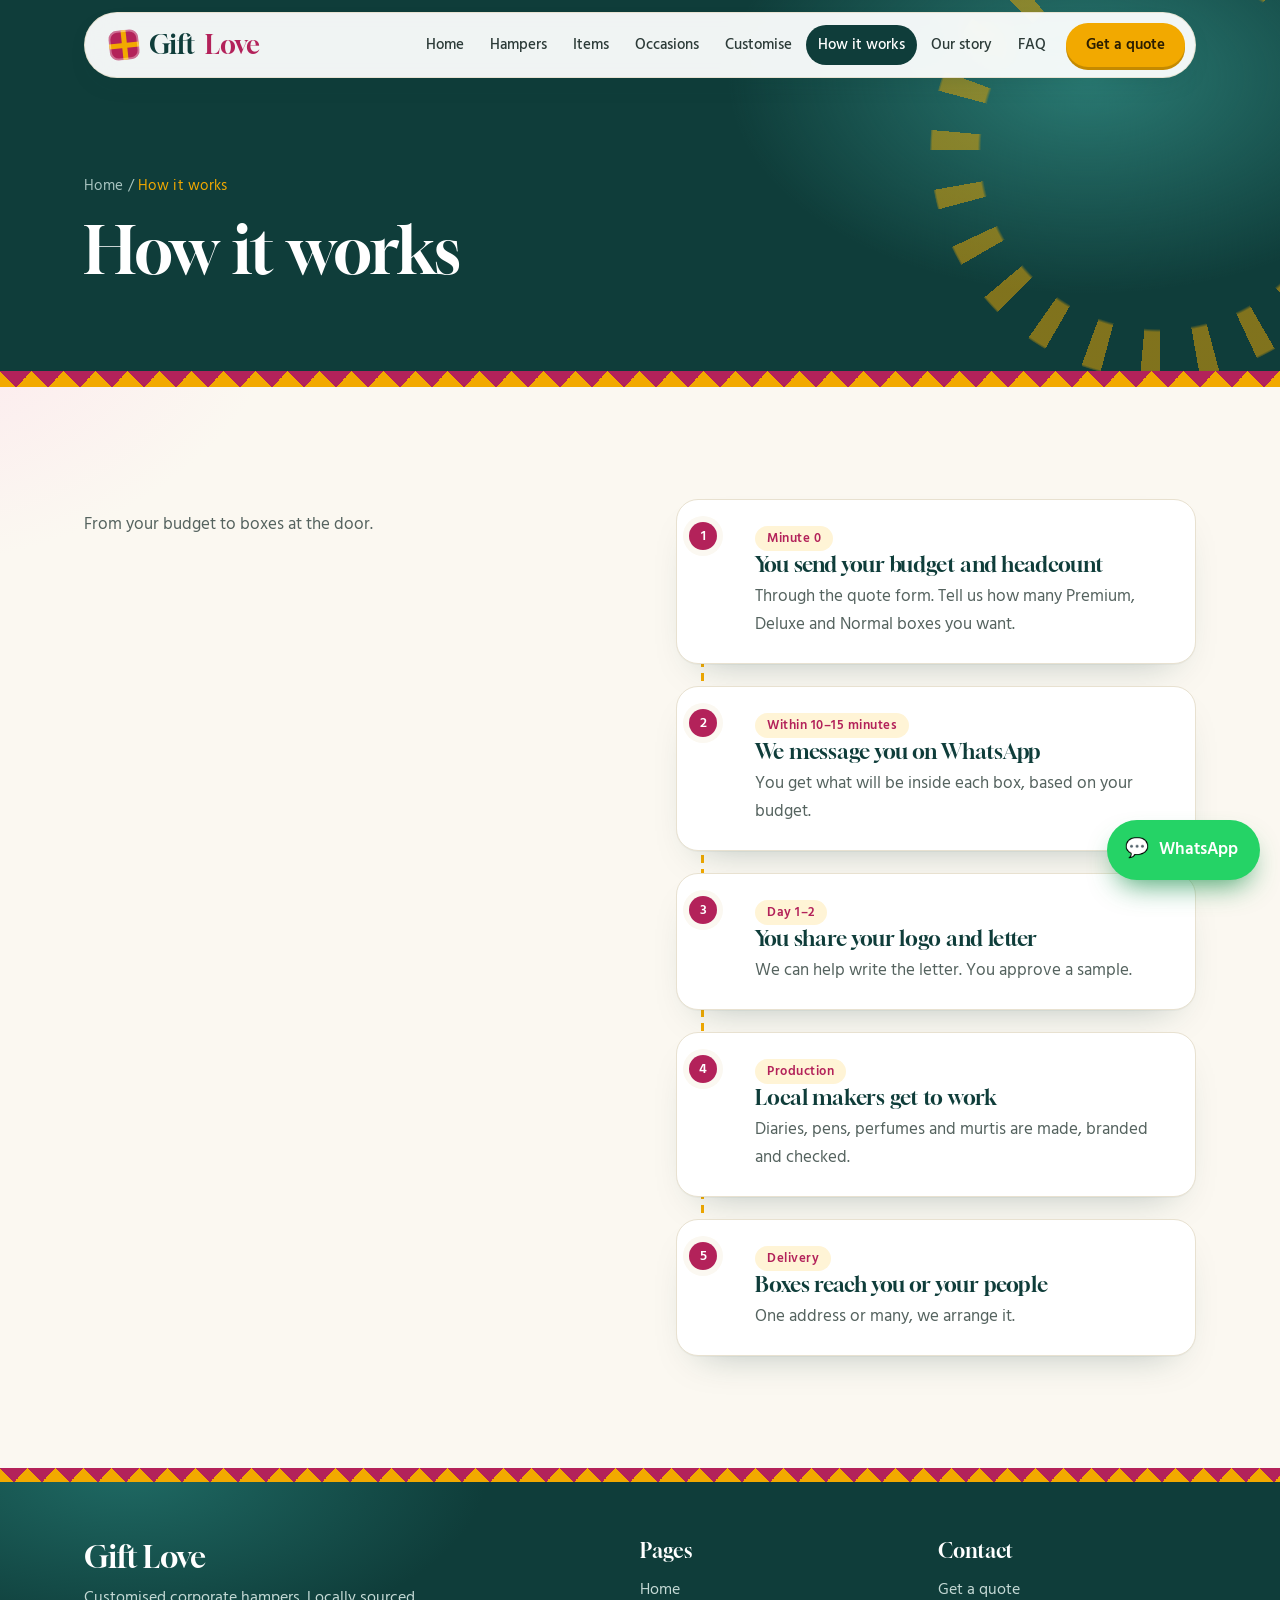
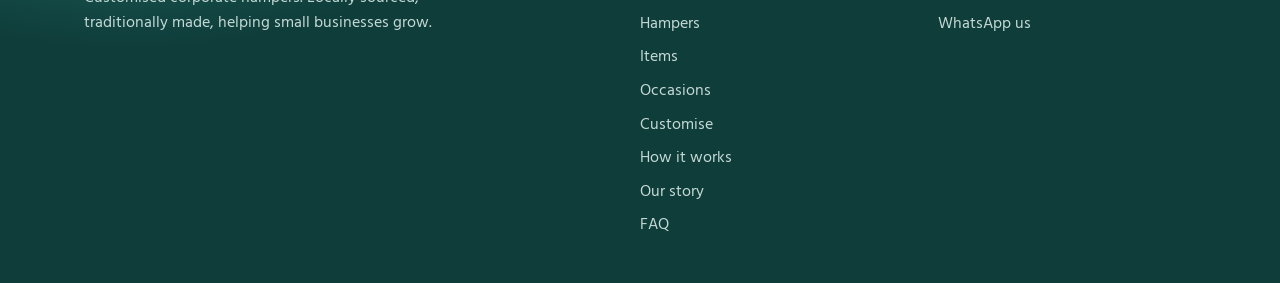
<file: how-it-works.html>
<!DOCTYPE html>
<html lang="en"><head><meta charset="utf-8"><meta name="viewport" content="width=device-width, initial-scale=1">
<meta name="theme-color" content="#0F3D3A">
<title>How it works – Gift Love</title>
<meta name="description" content="Customised corporate gift hampers with your logo and a personal letter. Locally sourced, traditionally made, supporting small businesses.">
<link rel="icon" href="data:image/svg+xml,<svg xmlns=%22http://www.w3.org/2000/svg%22 viewBox=%220 0 100 100%22><text y=%22.9em%22 font-size=%2290%22>🎁</text></svg>">
<link href="https://fonts.googleapis.com/css2?family=Gloock&family=Hind:wght@400;500;600&display=swap" rel="stylesheet">
<link rel="stylesheet" href="style.css">
</head><body>
<header><div class="wrap"><nav>
<a class="logo" href="index.html">Gift <b>Love</b></a>
<button class="menu" aria-label="Menu">Menu</button>
<div class="links" id="lk">
<a href="index.html">Home</a><a href="hampers.html">Hampers</a><a href="items.html">Items</a><a href="occasions.html">Occasions</a><a href="customise.html">Customise</a><a href="how-it-works.html">How it works</a><a href="our-story.html">Our story</a><a href="faq.html">FAQ</a><a href="quote.html" class="cta">Get a quote</a>
</div></nav></div></header>
<main><div class="ban"><div class="wrap"><nav class="crumb"><a href="index.html">Home</a> / <span>How it works</span></nav><h1>How it works</h1></div></div><section><div class="wrap two" style="align-items:start">
<div><p style="margin-top:12px;color:var(--mut)">From your budget to boxes at the door.</p></div>
<div class="tl">
<div><small>Minute 0</small><h3>You send your budget and headcount</h3><p>Through the quote form. Tell us how many Premium, Deluxe and Normal boxes you want.</p></div>
<div><small>Within 10–15 minutes</small><h3>We message you on WhatsApp</h3><p>You get what will be inside each box, based on your budget.</p></div>
<div><small>Day 1–2</small><h3>You share your logo and letter</h3><p>We can help write the letter. You approve a sample.</p></div>
<div><small>Production</small><h3>Local makers get to work</h3><p>Diaries, pens, perfumes and murtis are made, branded and checked.</p></div>
<div><small>Delivery</small><h3>Boxes reach you or your people</h3><p>One address or many, we arrange it.</p></div>
</div></div></section></main>
<footer><div class="wrap">
<div><h3>Gift Love</h3><p>Customised corporate hampers. Locally sourced, traditionally made, helping small businesses grow.</p></div>
<div><h3>Pages</h3><a href="index.html">Home</a><a href="hampers.html">Hampers</a><a href="items.html">Items</a><a href="occasions.html">Occasions</a><a href="customise.html">Customise</a><a href="how-it-works.html">How it works</a><a href="our-story.html">Our story</a><a href="faq.html">FAQ</a></div>
<div><h3>Contact</h3><a href="quote.html">Get a quote</a><a id="wl" href="#">WhatsApp us</a></div>
</div></footer>
<a class="fab" id="wf" href="#" aria-label="Chat with us on WhatsApp">WhatsApp</a>
<script src="app.js"></script>
</body></html>
</file>
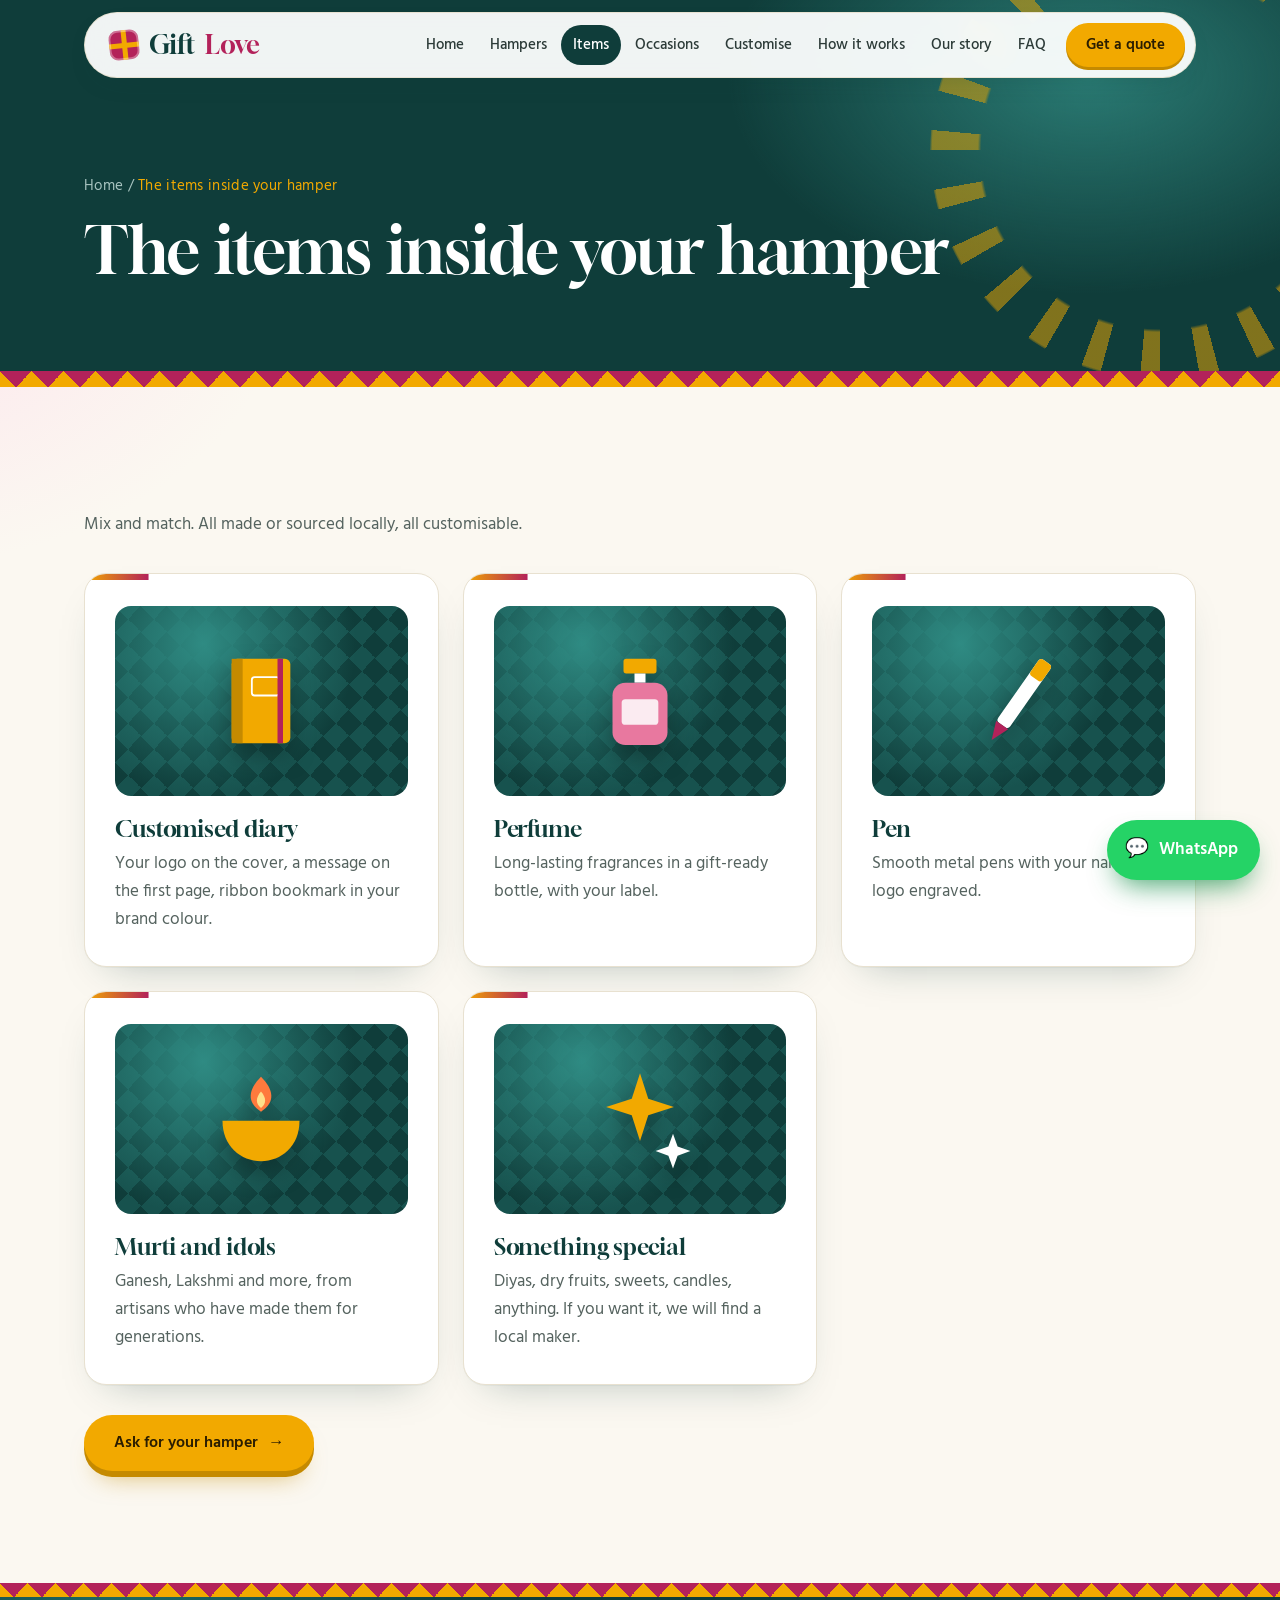
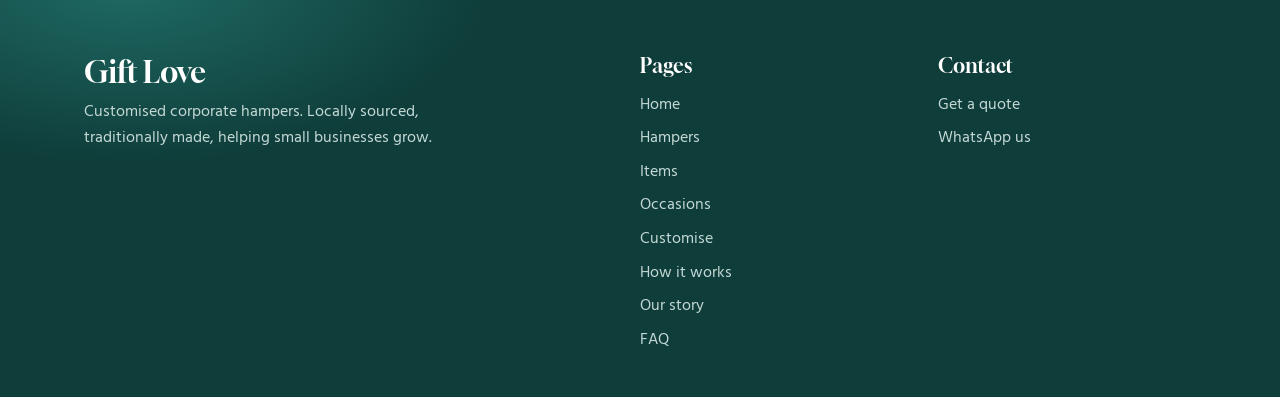
<file: items.html>
<!DOCTYPE html>
<html lang="en"><head><meta charset="utf-8"><meta name="viewport" content="width=device-width, initial-scale=1">
<meta name="theme-color" content="#0F3D3A">
<title>Items – Gift Love</title>
<meta name="description" content="Customised corporate gift hampers with your logo and a personal letter. Locally sourced, traditionally made, supporting small businesses.">
<link rel="icon" href="data:image/svg+xml,<svg xmlns=%22http://www.w3.org/2000/svg%22 viewBox=%220 0 100 100%22><text y=%22.9em%22 font-size=%2290%22>🎁</text></svg>">
<link href="https://fonts.googleapis.com/css2?family=Gloock&family=Hind:wght@400;500;600&display=swap" rel="stylesheet">
<link rel="stylesheet" href="style.css">
</head><body>
<header><div class="wrap"><nav>
<a class="logo" href="index.html">Gift <b>Love</b></a>
<button class="menu" aria-label="Menu">Menu</button>
<div class="links" id="lk">
<a href="index.html">Home</a><a href="hampers.html">Hampers</a><a href="items.html">Items</a><a href="occasions.html">Occasions</a><a href="customise.html">Customise</a><a href="how-it-works.html">How it works</a><a href="our-story.html">Our story</a><a href="faq.html">FAQ</a><a href="quote.html" class="cta">Get a quote</a>
</div></nav></div></header>
<main><div class="ban"><div class="wrap"><nav class="crumb"><a href="index.html">Home</a> / <span>The items inside your hamper</span></nav><h1>The items inside your hamper</h1></div></div><section><div class="wrap">

<p style="margin:12px 0 34px;color:var(--mut);max-width:40em">Mix and match. All made or sourced locally, all customisable.</p>
<div class="grid">
<div class="card top"><div class="ph"><svg viewBox="0 0 120 120" width="110" height="110" aria-hidden="true"><rect x="28" y="14" width="64" height="92" rx="6" fill="#F2A900"/><rect x="28" y="14" width="12" height="92" fill="#c58a00"/><rect x="50" y="34" width="30" height="20" rx="3" fill="none" stroke="#fff" stroke-width="2"/><rect x="78" y="14" width="6" height="92" fill="#B3225A"/></svg></div><h3>Customised diary</h3><p>Your logo on the cover, a message on the first page, ribbon bookmark in your brand colour.</p></div>
<div class="card top"><div class="ph"><svg viewBox="0 0 120 120" width="110" height="110" aria-hidden="true"><rect x="42" y="14" width="36" height="16" rx="3" fill="#F2A900"/><rect x="54" y="30" width="12" height="10" fill="#fff"/><rect x="30" y="40" width="60" height="68" rx="14" fill="#E8789F"/><rect x="40" y="58" width="40" height="28" rx="4" fill="#fff" fill-opacity=".85"/></svg></div><h3>Perfume</h3><p>Long-lasting fragrances in a gift-ready bottle, with your label.</p></div>
<div class="card top"><div class="ph"><svg viewBox="0 0 120 120" width="110" height="110" aria-hidden="true"><g transform="rotate(35 60 60)"><rect x="52" y="8" width="16" height="84" rx="4" fill="#fff"/><rect x="52" y="8" width="16" height="22" rx="4" fill="#F2A900"/><path d="M52 92h16l-8 20z" fill="#B3225A"/></g></svg></div><h3>Pen</h3><p>Smooth metal pens with your name or logo engraved.</p></div>
<div class="card top"><div class="ph"><svg viewBox="0 0 120 120" width="110" height="110" aria-hidden="true"><path d="M18 62h84c0 28-20 44-42 44S18 90 18 62z" fill="#F2A900"/><path d="M60 14c14 14 16 28 0 38-16-10-14-24 0-38z" fill="#FF7A3D"/><path d="M60 30c6 7 6 13 0 18-6-5-6-11 0-18z" fill="#FFE08A"/></svg></div><h3>Murti and idols</h3><p>Ganesh, Lakshmi and more, from artisans who have made them for generations.</p></div>
<div class="card top"><div class="ph"><svg viewBox="0 0 120 120" width="110" height="110" aria-hidden="true"><path d="M60 10l9 28 28 9-28 9-9 28-9-28-28-9 28-9z" fill="#F2A900"/><path d="M96 76l5 14 14 5-14 5-5 14-5-14-14-5 14-5z" fill="#fff"/></svg></div><h3>Something special</h3><p>Diyas, dry fruits, sweets, candles, anything. If you want it, we will find a local maker.</p></div>
</div>
<p style="margin-top:30px"><a class="btn" href="quote.html">Ask for your hamper</a></p></div></section></main>
<footer><div class="wrap">
<div><h3>Gift Love</h3><p>Customised corporate hampers. Locally sourced, traditionally made, helping small businesses grow.</p></div>
<div><h3>Pages</h3><a href="index.html">Home</a><a href="hampers.html">Hampers</a><a href="items.html">Items</a><a href="occasions.html">Occasions</a><a href="customise.html">Customise</a><a href="how-it-works.html">How it works</a><a href="our-story.html">Our story</a><a href="faq.html">FAQ</a></div>
<div><h3>Contact</h3><a href="quote.html">Get a quote</a><a id="wl" href="#">WhatsApp us</a></div>
</div></footer>
<a class="fab" id="wf" href="#" aria-label="Chat with us on WhatsApp">WhatsApp</a>
<script src="app.js"></script>
</body></html>
</file>
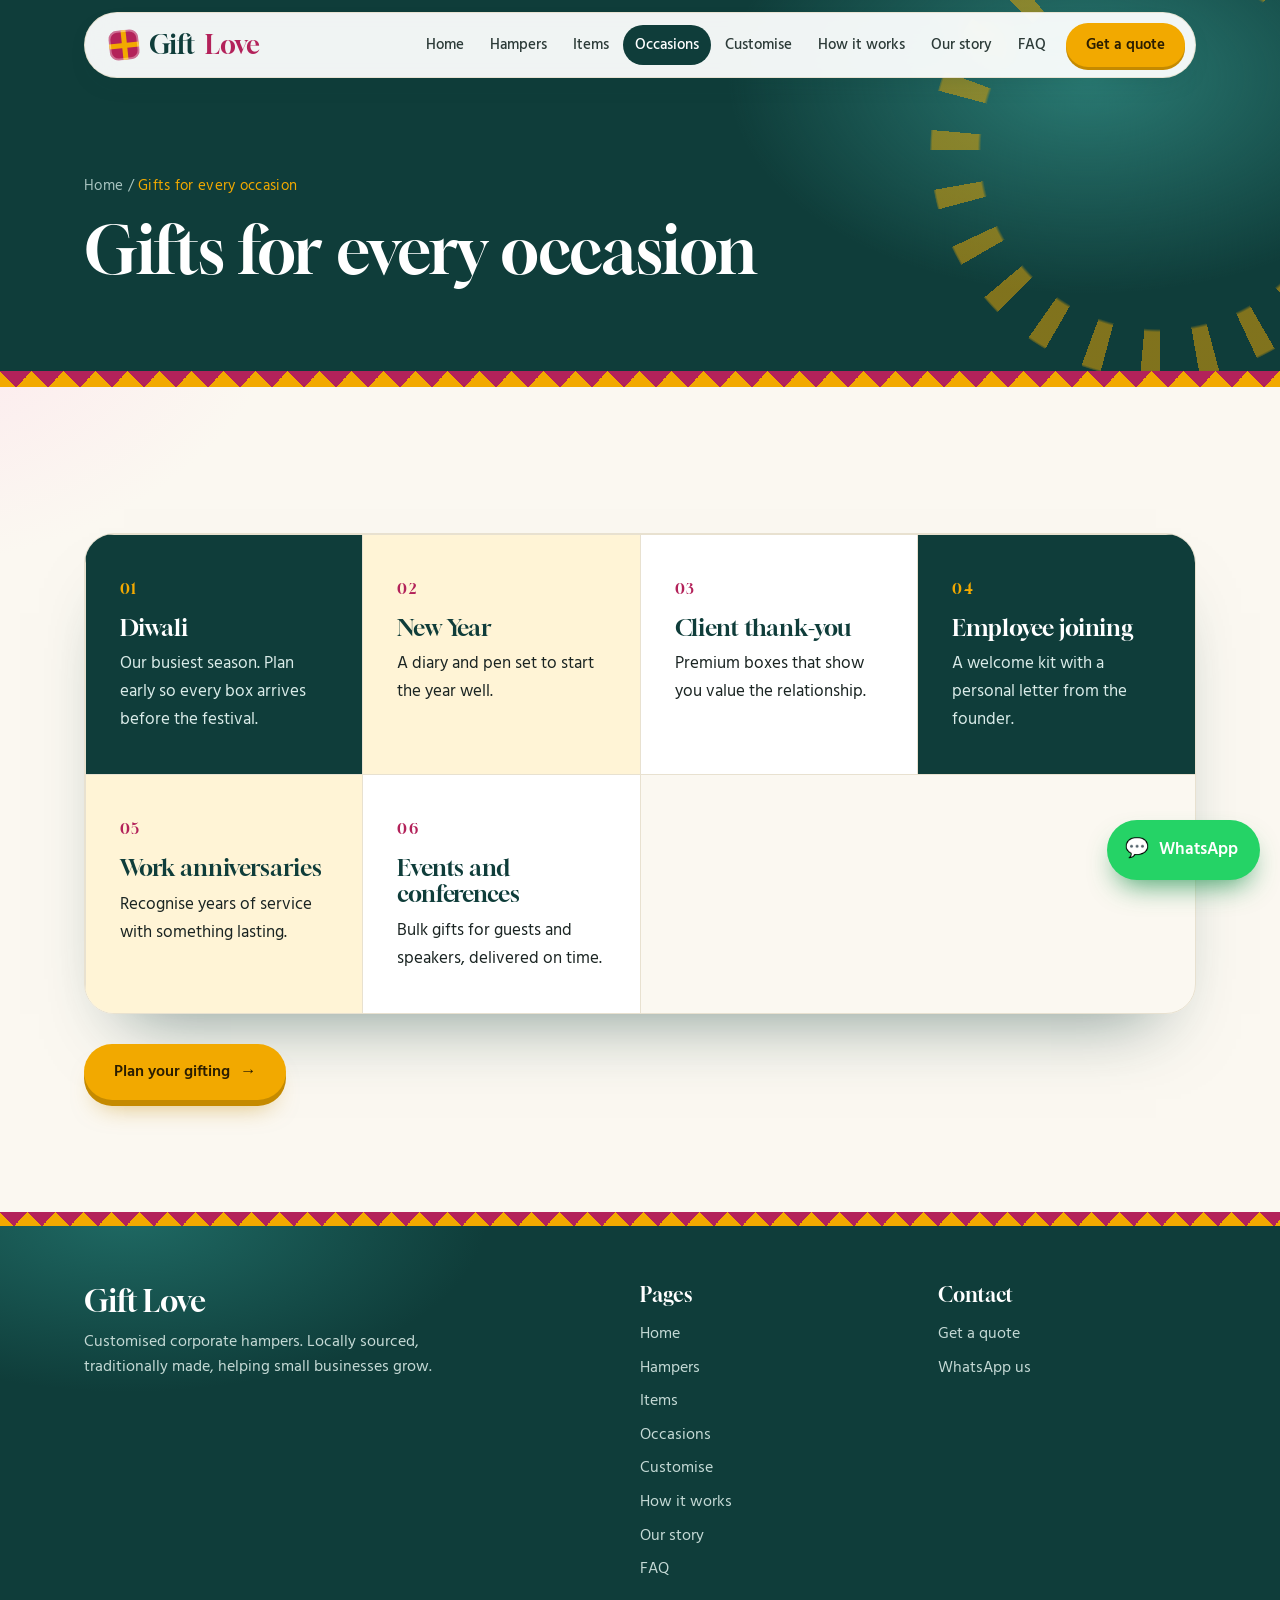
<file: occasions.html>
<!DOCTYPE html>
<html lang="en"><head><meta charset="utf-8"><meta name="viewport" content="width=device-width, initial-scale=1">
<meta name="theme-color" content="#0F3D3A">
<title>Occasions – Gift Love</title>
<meta name="description" content="Customised corporate gift hampers with your logo and a personal letter. Locally sourced, traditionally made, supporting small businesses.">
<link rel="icon" href="data:image/svg+xml,<svg xmlns=%22http://www.w3.org/2000/svg%22 viewBox=%220 0 100 100%22><text y=%22.9em%22 font-size=%2290%22>🎁</text></svg>">
<link href="https://fonts.googleapis.com/css2?family=Gloock&family=Hind:wght@400;500;600&display=swap" rel="stylesheet">
<link rel="stylesheet" href="style.css">
</head><body>
<header><div class="wrap"><nav>
<a class="logo" href="index.html">Gift <b>Love</b></a>
<button class="menu" aria-label="Menu">Menu</button>
<div class="links" id="lk">
<a href="index.html">Home</a><a href="hampers.html">Hampers</a><a href="items.html">Items</a><a href="occasions.html">Occasions</a><a href="customise.html">Customise</a><a href="how-it-works.html">How it works</a><a href="our-story.html">Our story</a><a href="faq.html">FAQ</a><a href="quote.html" class="cta">Get a quote</a>
</div></nav></div></header>
<main><div class="ban"><div class="wrap"><nav class="crumb"><a href="index.html">Home</a> / <span>Gifts for every occasion</span></nav><h1>Gifts for every occasion</h1></div></div><section><div class="wrap">

<div class="occ" style="margin-top:34px">
<div><h3>Diwali</h3><p>Our busiest season. Plan early so every box arrives before the festival.</p></div>
<div><h3>New Year</h3><p>A diary and pen set to start the year well.</p></div>
<div><h3>Client thank-you</h3><p>Premium boxes that show you value the relationship.</p></div>
<div><h3>Employee joining</h3><p>A welcome kit with a personal letter from the founder.</p></div>
<div><h3>Work anniversaries</h3><p>Recognise years of service with something lasting.</p></div>
<div><h3>Events and conferences</h3><p>Bulk gifts for guests and speakers, delivered on time.</p></div>
</div>
<p style="margin-top:30px"><a class="btn" href="quote.html">Plan your gifting</a></p></div></section></main>
<footer><div class="wrap">
<div><h3>Gift Love</h3><p>Customised corporate hampers. Locally sourced, traditionally made, helping small businesses grow.</p></div>
<div><h3>Pages</h3><a href="index.html">Home</a><a href="hampers.html">Hampers</a><a href="items.html">Items</a><a href="occasions.html">Occasions</a><a href="customise.html">Customise</a><a href="how-it-works.html">How it works</a><a href="our-story.html">Our story</a><a href="faq.html">FAQ</a></div>
<div><h3>Contact</h3><a href="quote.html">Get a quote</a><a id="wl" href="#">WhatsApp us</a></div>
</div></footer>
<a class="fab" id="wf" href="#" aria-label="Chat with us on WhatsApp">WhatsApp</a>
<script src="app.js"></script>
</body></html>
</file>
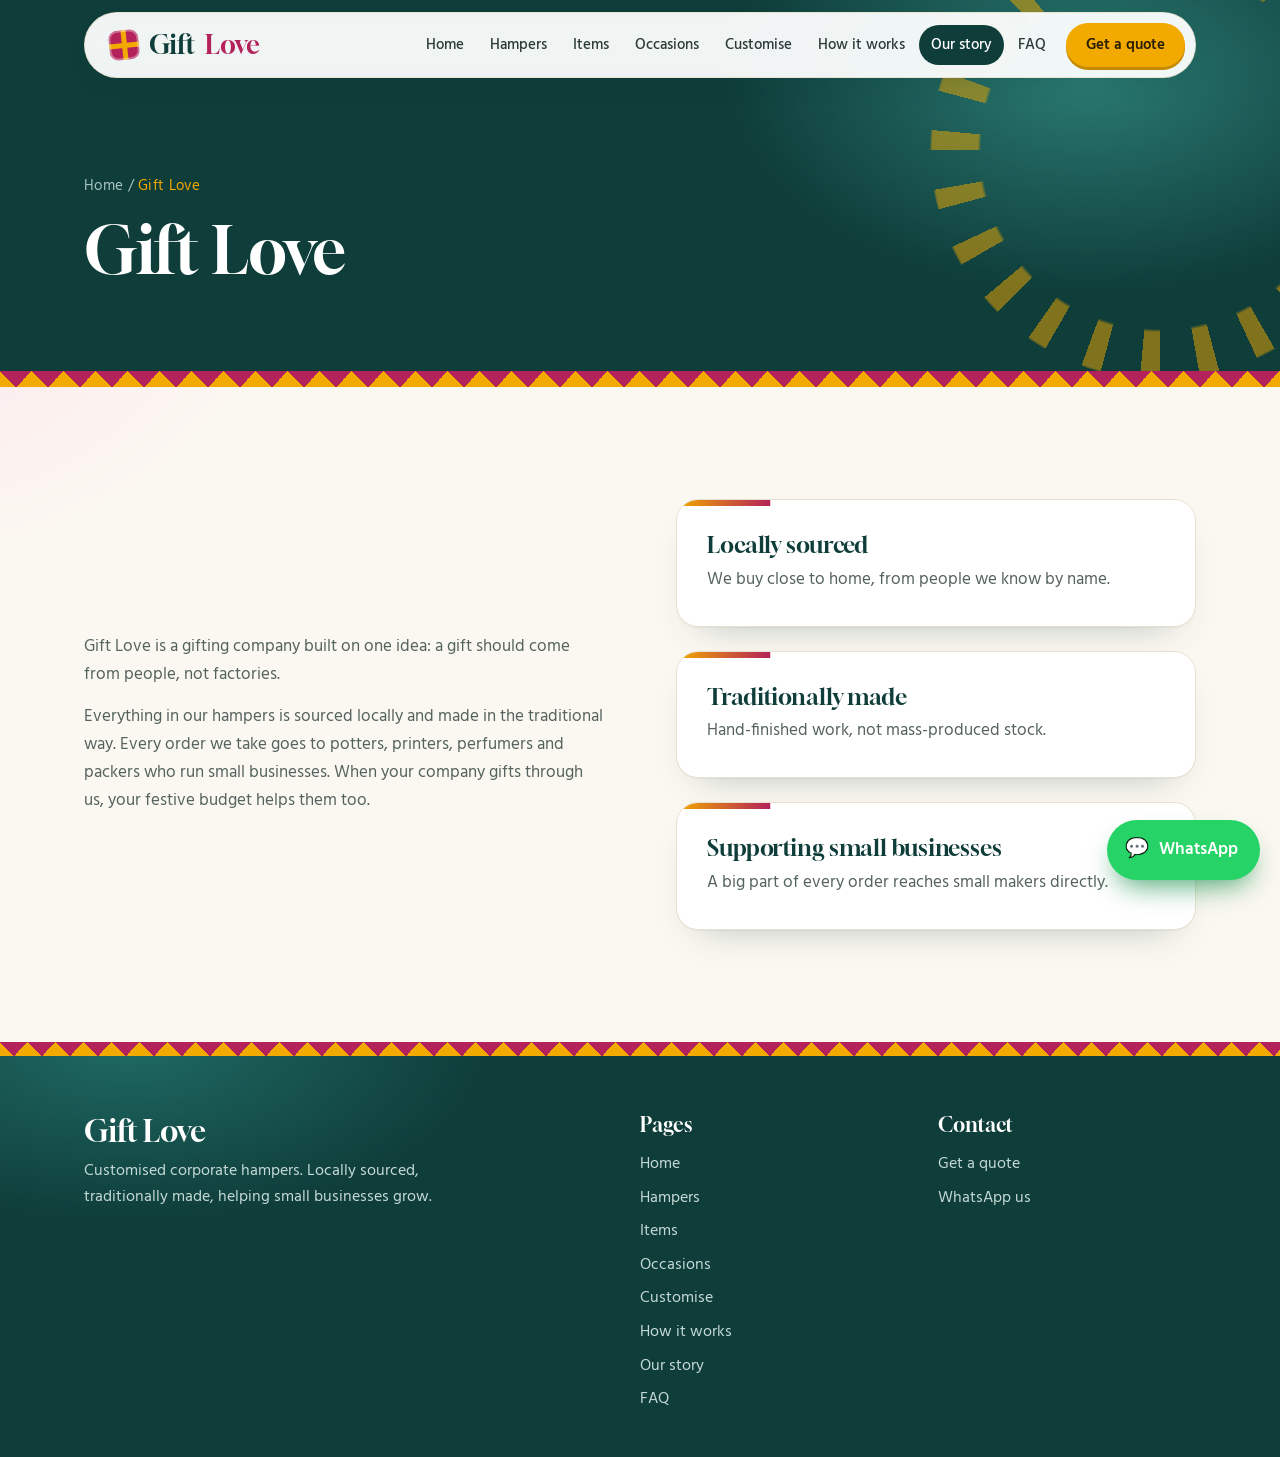
<file: our-story.html>
<!DOCTYPE html>
<html lang="en"><head><meta charset="utf-8"><meta name="viewport" content="width=device-width, initial-scale=1">
<meta name="theme-color" content="#0F3D3A">
<title>Our story – Gift Love</title>
<meta name="description" content="Customised corporate gift hampers with your logo and a personal letter. Locally sourced, traditionally made, supporting small businesses.">
<link rel="icon" href="data:image/svg+xml,<svg xmlns=%22http://www.w3.org/2000/svg%22 viewBox=%220 0 100 100%22><text y=%22.9em%22 font-size=%2290%22>🎁</text></svg>">
<link href="https://fonts.googleapis.com/css2?family=Gloock&family=Hind:wght@400;500;600&display=swap" rel="stylesheet">
<link rel="stylesheet" href="style.css">
</head><body>
<header><div class="wrap"><nav>
<a class="logo" href="index.html">Gift <b>Love</b></a>
<button class="menu" aria-label="Menu">Menu</button>
<div class="links" id="lk">
<a href="index.html">Home</a><a href="hampers.html">Hampers</a><a href="items.html">Items</a><a href="occasions.html">Occasions</a><a href="customise.html">Customise</a><a href="how-it-works.html">How it works</a><a href="our-story.html">Our story</a><a href="faq.html">FAQ</a><a href="quote.html" class="cta">Get a quote</a>
</div></nav></div></header>
<main><div class="ban"><div class="wrap"><nav class="crumb"><a href="index.html">Home</a> / <span>Gift Love</span></nav><h1>Gift Love</h1></div></div><section><div class="wrap two">
<div>
<p style="margin-top:18px">Gift Love is a gifting company built on one idea: a gift should come from people, not factories.</p>
<p style="margin-top:14px">Everything in our hampers is sourced locally and made in the traditional way. Every order we take goes to potters, printers, perfumers and packers who run small businesses. When your company gifts through us, your festive budget helps them too.</p></div>
<div class="grid" style="grid-template-columns:1fr">
<div class="card top"><h3>Locally sourced</h3><p>We buy close to home, from people we know by name.</p></div>
<div class="card top"><h3>Traditionally made</h3><p>Hand-finished work, not mass-produced stock.</p></div>
<div class="card top"><h3>Supporting small businesses</h3><p>A big part of every order reaches small makers directly.</p></div>
</div></div></section></main>
<footer><div class="wrap">
<div><h3>Gift Love</h3><p>Customised corporate hampers. Locally sourced, traditionally made, helping small businesses grow.</p></div>
<div><h3>Pages</h3><a href="index.html">Home</a><a href="hampers.html">Hampers</a><a href="items.html">Items</a><a href="occasions.html">Occasions</a><a href="customise.html">Customise</a><a href="how-it-works.html">How it works</a><a href="our-story.html">Our story</a><a href="faq.html">FAQ</a></div>
<div><h3>Contact</h3><a href="quote.html">Get a quote</a><a id="wl" href="#">WhatsApp us</a></div>
</div></footer>
<a class="fab" id="wf" href="#" aria-label="Chat with us on WhatsApp">WhatsApp</a>
<script src="app.js"></script>
</body></html>
</file>
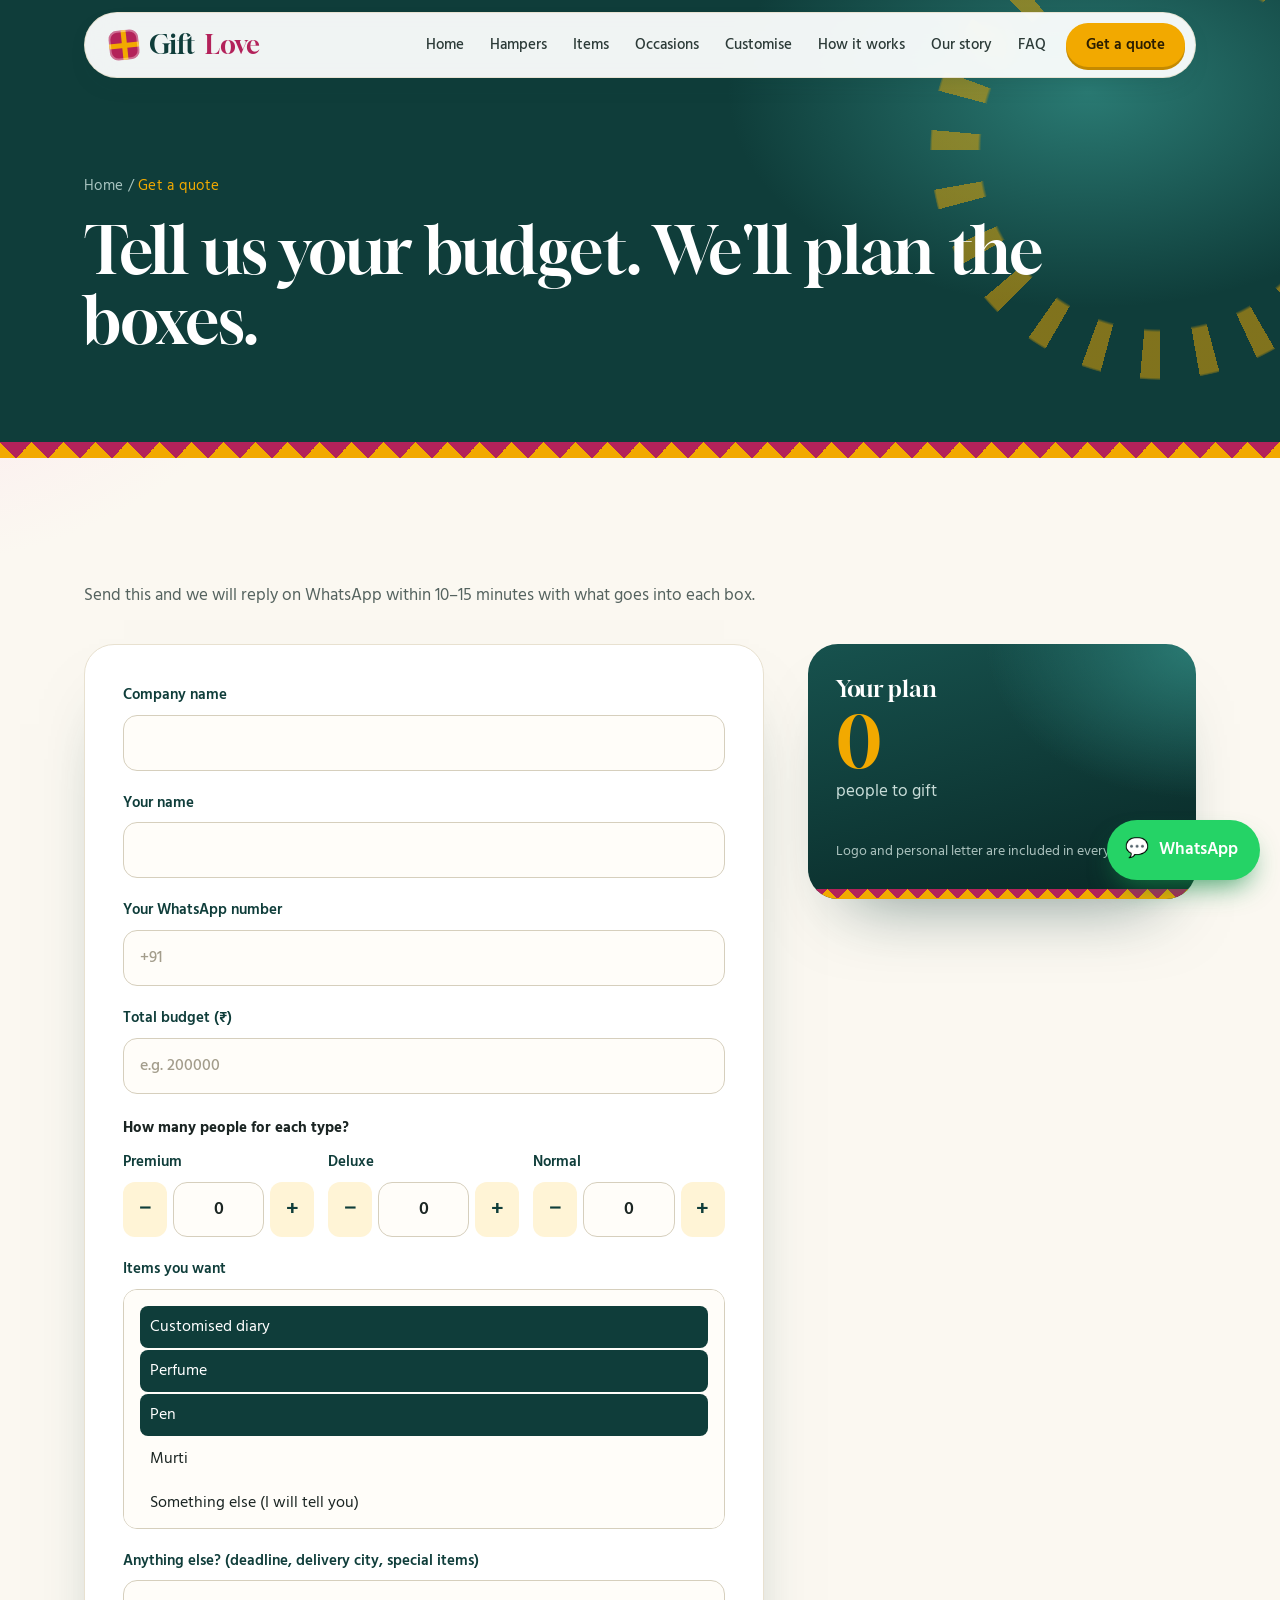
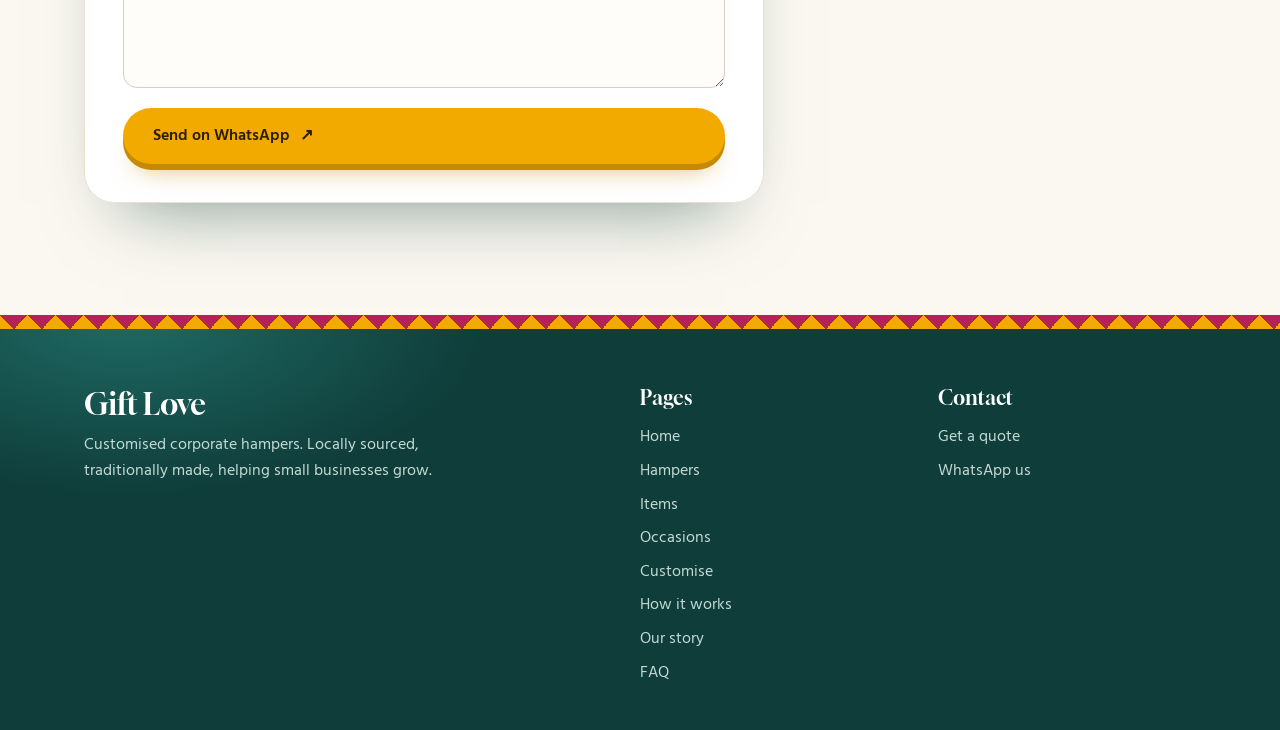
<file: quote.html>
<!DOCTYPE html>
<html lang="en"><head><meta charset="utf-8"><meta name="viewport" content="width=device-width, initial-scale=1">
<meta name="theme-color" content="#0F3D3A">
<title>Get a quote – Gift Love</title>
<meta name="description" content="Customised corporate gift hampers with your logo and a personal letter. Locally sourced, traditionally made, supporting small businesses.">
<link rel="icon" href="data:image/svg+xml,<svg xmlns=%22http://www.w3.org/2000/svg%22 viewBox=%220 0 100 100%22><text y=%22.9em%22 font-size=%2290%22>🎁</text></svg>">
<link href="https://fonts.googleapis.com/css2?family=Gloock&family=Hind:wght@400;500;600&display=swap" rel="stylesheet">
<link rel="stylesheet" href="style.css">
</head><body>
<header><div class="wrap"><nav>
<a class="logo" href="index.html">Gift <b>Love</b></a>
<button class="menu" aria-label="Menu">Menu</button>
<div class="links" id="lk">
<a href="index.html">Home</a><a href="hampers.html">Hampers</a><a href="items.html">Items</a><a href="occasions.html">Occasions</a><a href="customise.html">Customise</a><a href="how-it-works.html">How it works</a><a href="our-story.html">Our story</a><a href="faq.html">FAQ</a><a href="quote.html" class="cta">Get a quote</a>
</div></nav></div></header>
<main><div class="ban"><div class="wrap"><nav class="crumb"><a href="index.html">Home</a> / <span>Get a quote</span></nav><h1>Tell us your budget. We'll plan the boxes.</h1></div></div><section><div class="wrap">

<p style="margin:12px 0 34px;color:var(--mut)">Send this and we will reply on WhatsApp within 10–15 minutes with what goes into each box.</p>
<div class="formgrid">
<form id="f">
<label>Company name<input id="co" required></label>
<label>Your name<input id="nm" required></label>
<label>Your WhatsApp number<input id="ph" inputmode="tel" required placeholder="+91"></label>
<label>Total budget (₹)<input id="bd" type="number" min="1000" required placeholder="e.g. 200000"></label>
<div><b style="font-size:.95rem">How many people for each type?</b>
<div class="tiers" style="margin-top:8px">
<label>Premium<input id="n3" type="number" min="0" value="0"></label>
<label>Deluxe<input id="n2" type="number" min="0" value="0"></label>
<label>Normal<input id="n1" type="number" min="0" value="0"></label></div></div>
<label>Items you want
<select id="it" multiple size="5" style="height:auto"><option selected>Customised diary</option><option selected>Perfume</option><option selected>Pen</option><option>Murti</option><option>Something else (I will tell you)</option></select></label>
<label>Anything else? (deadline, delivery city, special items)<textarea id="nt" rows="3"></textarea></label>
<button class="btn" type="submit">Send on WhatsApp</button>
</form>
<aside class="sum"><h3>Your plan</h3><div class="n" id="tot">0</div><p>people to gift</p>
<p id="per" style="margin-top:12px"></p>
<p style="margin-top:14px;font-size:.9rem;opacity:.85">Logo and personal letter are included in every box.</p></aside>
</div></div></section></main>
<footer><div class="wrap">
<div><h3>Gift Love</h3><p>Customised corporate hampers. Locally sourced, traditionally made, helping small businesses grow.</p></div>
<div><h3>Pages</h3><a href="index.html">Home</a><a href="hampers.html">Hampers</a><a href="items.html">Items</a><a href="occasions.html">Occasions</a><a href="customise.html">Customise</a><a href="how-it-works.html">How it works</a><a href="our-story.html">Our story</a><a href="faq.html">FAQ</a></div>
<div><h3>Contact</h3><a href="quote.html">Get a quote</a><a id="wl" href="#">WhatsApp us</a></div>
</div></footer>
<a class="fab" id="wf" href="#" aria-label="Chat with us on WhatsApp">WhatsApp</a>
<script src="app.js"></script>
</body></html>
</file>
<file: style.css>
/* =========================================================
   Gift Love — festive editorial UI
   Marigold · Peacock green · Rani pink on warm paper
   ========================================================= */
:root{
  --g:#0F3D3A;--g2:#17524e;--g3:#2a7a73;--gd:#082624;
  --m:#F2A900;--m2:#ffc94d;--md:#c58a00;
  --p:#B3225A;--p2:#C93A74;
  --bg:#FBF8F1;--cream:#FFF4D6;--paper:#fff;
  --ink:#1b2523;--mut:#55635f;--line:#e8e1d0;
  --r:22px;--r-lg:30px;
  --sh:0 1px 0 rgba(15,61,58,.04),0 18px 40px -24px rgba(15,61,58,.35);
  --sh-lg:0 40px 70px -40px rgba(15,61,58,.55);
  --ease:cubic-bezier(.2,.8,.2,1);
}
*{box-sizing:border-box;margin:0}
html{scroll-behavior:smooth;-webkit-text-size-adjust:100%}
html,body{overflow-x:clip}
main{overflow-x:clip}
body{
  font-family:Hind,system-ui,sans-serif;font-size:17px;line-height:1.65;color:var(--ink);
  background:
    radial-gradient(900px 500px at 100% -5%,#ffecb8 0,transparent 60%),
    radial-gradient(700px 500px at -10% 30%,#fde4ec 0,transparent 60%),
    var(--bg);
  background-attachment:fixed;
}
h1,h2,h3{font-family:Gloock,Georgia,serif;font-weight:400;line-height:1.1;color:var(--g);letter-spacing:-.005em}
h1{font-size:clamp(2.7rem,6.6vw,5.4rem)}
h2{font-size:clamp(2rem,4vw,3.2rem);margin-bottom:.55em}
h3{font-size:1.45rem}
a{color:inherit}
img,svg{max-width:100%}
.wrap{max-width:1160px;margin:0 auto;padding:0 24px}
::selection{background:var(--m);color:#2a1d00}
:focus-visible{outline:3px solid var(--p);outline-offset:3px;border-radius:6px}

/* ---------- Header ---------- */
header{position:sticky;top:0;z-index:50;padding:12px 0 0;pointer-events:none}
header .wrap{pointer-events:none}
header nav{
  pointer-events:auto;position:relative;display:flex;align-items:center;justify-content:space-between;gap:14px;
  height:66px;padding:0 10px 0 24px;border-radius:99px;
  background:rgba(255,255,255,.94);backdrop-filter:blur(16px) saturate(1.4);-webkit-backdrop-filter:blur(16px) saturate(1.4);
  border:1px solid rgba(232,225,208,.9);box-shadow:0 10px 30px -18px rgba(15,61,58,.35);
  transition:box-shadow .3s,background .3s;
}
header.sc nav{background:rgba(255,255,255,.92);box-shadow:0 16px 36px -16px rgba(15,61,58,.45)}
.logo{display:flex;align-items:center;gap:10px;font-family:Gloock,serif;font-size:1.6rem;color:var(--g);text-decoration:none;white-space:nowrap}
.logo::before{content:"";width:30px;height:30px;border-radius:9px;flex:none;
  background:
    linear-gradient(var(--m),var(--m)) center/100% 5px no-repeat,
    linear-gradient(var(--m),var(--m)) center/5px 100% no-repeat,
    var(--p);
  box-shadow:inset 0 0 0 2px rgba(255,255,255,.35);transform:rotate(-6deg);transition:transform .4s var(--ease)}
.logo:hover::before{transform:rotate(8deg) scale(1.08)}
.logo b{color:var(--p);font-weight:400}
.links{display:flex;gap:2px;align-items:center}
.links a{text-decoration:none;padding:8px 12px;border-radius:99px;font-weight:500;font-size:.93rem;color:#2c3b38;transition:background .2s,color .2s}
.links a:hover{background:var(--cream)}
.links a.on{background:var(--g);color:#fff}
.links a.cta{background:var(--m);color:#2a1d00;font-weight:600;margin-left:6px;padding:10px 20px;box-shadow:0 3px 0 var(--md)}
.links a.cta:hover{background:var(--m2)}
.menu{display:none;background:var(--g);color:#fff;border:0;border-radius:99px;padding:10px 20px;font:600 .95rem Hind,sans-serif;cursor:pointer}

/* ---------- Buttons ---------- */
.btn{
  display:inline-flex;align-items:center;gap:10px;background:var(--m);color:#2a1d00;padding:15px 30px;border-radius:99px;
  font:600 1.02rem Hind,sans-serif;text-decoration:none;border:0;cursor:pointer;
  box-shadow:0 6px 0 var(--md),0 18px 26px -14px rgba(197,138,0,.6);
  transition:transform .18s var(--ease),box-shadow .18s var(--ease),background .2s;
}
.btn::after{content:"→";transition:transform .25s var(--ease)}
.btn:hover{background:var(--m2);transform:translateY(3px);box-shadow:0 3px 0 var(--md),0 10px 18px -12px rgba(197,138,0,.6)}
.btn:hover::after{transform:translateX(4px)}
.btn:active{transform:translateY(6px);box-shadow:0 0 0 var(--md)}
.btn.alt{background:transparent;color:var(--g);box-shadow:inset 0 0 0 2px var(--g)}
.btn.alt::after{content:"↓"}
.btn.alt:hover{background:var(--g);color:#fff;transform:none}
.btn.alt:hover::after{transform:translateY(3px)}
button.btn::after{content:"↗"}

/* ---------- Sections ---------- */
section{padding:clamp(64px,9vw,112px) 0}
.wrap>h2::after{content:"";display:block;width:72px;height:6px;margin-top:14px;border-radius:9px;background:linear-gradient(90deg,var(--m),var(--p))}
.cta2 h2::after{margin-inline:auto}
.band{background:radial-gradient(700px 400px at 90% 0,#21706a,transparent 60%),radial-gradient(500px 400px at 0 100%,#0b2f2d,transparent 60%),var(--g);color:#d9e8e5}
.band h2,.band h3{color:#fff}
.band .wrap>h2::after{background:var(--m)}

/* ---------- Hero ---------- */
.hero{display:grid;grid-template-columns:1.1fr .9fr;gap:clamp(30px,6vw,72px);align-items:center;padding:clamp(40px,6vw,76px) 24px clamp(64px,8vw,104px)}
.hero>div:first-child{position:relative}
.hi{font:600 1.15rem Hind,sans-serif;color:var(--p);letter-spacing:.04em;margin:0 0 14px!important;display:flex;align-items:center;gap:12px}
.hi::before{content:"";width:34px;height:2px;background:var(--p)}
.badge{display:inline-flex;align-items:center;gap:10px;background:#fff;border:1.5px solid var(--m);color:var(--g);padding:7px 18px 7px 14px;border-radius:99px;font-weight:600;font-size:.9rem;margin-bottom:22px;box-shadow:0 8px 20px -14px rgba(242,169,0,.9)}
.badge::before{content:"";width:9px;height:9px;border-radius:50%;background:#2fbf71;box-shadow:0 0 0 0 rgba(47,191,113,.6);animation:ping 2s infinite}
.hero h1{margin-bottom:0}
.hero h1 em{font-style:normal;position:relative;color:var(--p);white-space:nowrap}
.hero h1 em::after{content:"";position:absolute;left:-2%;right:-2%;bottom:.04em;height:.2em;z-index:-1;border-radius:99px;background:var(--m);opacity:.75;transform:rotate(-1.2deg)}
.hero p{max-width:34em;margin:24px 0 32px;color:#46524f;font-size:1.18rem}
.hero .row{display:flex;gap:16px;flex-wrap:wrap;align-items:center}
.art{position:relative;max-width:500px;margin:0 auto;width:100%;isolation:isolate}
.art::before,.art::after{content:"";position:absolute;border-radius:50%;z-index:-1}
.art::before{inset:-7%;background:repeating-conic-gradient(var(--m) 0 5deg,transparent 5deg 15deg);
  -webkit-mask:radial-gradient(circle,transparent 66%,#000 67% 74%,transparent 75%);mask:radial-gradient(circle,transparent 66%,#000 67% 74%,transparent 75%);opacity:.7;animation:spin 70s linear infinite}
.art::after{inset:-1%;border:2px dashed rgba(179,34,90,.35);animation:spin 90s linear infinite reverse}
.art svg{width:100%;height:auto;display:block;filter:drop-shadow(0 30px 26px rgba(15,61,58,.28))}
.chip{position:absolute;display:flex;align-items:center;gap:8px;background:var(--g);color:#fff;padding:10px 18px;border-radius:99px;font-weight:600;font-size:.9rem;box-shadow:0 14px 26px -10px rgba(0,0,0,.4);white-space:nowrap}
.chip::before{content:"✦";color:var(--m)}
.c1{top:6%;left:-4%;background:var(--p)}.c2{top:46%;right:-6%}.c3{bottom:6%;left:0;background:var(--g3)}

.pat{height:18px;background:repeating-conic-gradient(from 45deg,var(--m) 0 25%,var(--p) 0 50%) 0 0/36px 36px}

/* ---------- Steps ---------- */
.steps{display:grid;grid-template-columns:repeat(auto-fit,minmax(220px,1fr));gap:22px;counter-reset:s;margin-top:44px;position:relative}
.steps div{counter-increment:s;position:relative;background:#fff;border:1px solid var(--line);border-radius:var(--r);padding:30px 26px 28px;box-shadow:var(--sh);transition:transform .35s var(--ease),box-shadow .35s var(--ease);overflow:hidden}
.steps div::before{content:counter(s,decimal-leading-zero);display:block;font-family:Gloock,serif;font-size:3.6rem;line-height:1;margin-bottom:14px;color:transparent;-webkit-text-stroke:1.6px var(--m)}
.steps div::after{content:"";position:absolute;right:-30px;top:-30px;width:90px;height:90px;border-radius:50%;background:var(--cream);z-index:0;transition:transform .5s var(--ease)}
.steps div:hover{transform:translateY(-8px);box-shadow:var(--sh-lg)}
.steps div:hover::after{transform:scale(2.4)}
.steps div>*{position:relative;z-index:1}
.steps h3{font-size:1.3rem;margin-bottom:8px}
.steps p{color:var(--mut);font-size:.98rem}

/* ---------- Marquee ---------- */
.mq{background:var(--p);color:#fff;overflow:hidden;white-space:nowrap;padding:18px 0;font-family:Gloock,serif;font-size:1.4rem;transform:rotate(-1deg);margin:20px -10px;box-shadow:0 20px 30px -22px rgba(179,34,90,.8)}
.mq div{display:inline-block;animation:mq 34s linear infinite}
.mq span{margin:0 22px}
.mq span::after{content:"✦";margin-left:44px;color:var(--m2)}

/* ---------- Stats ---------- */
.stats{display:grid;grid-template-columns:repeat(auto-fit,minmax(190px,1fr));gap:18px;text-align:center}
.stats>div{background:rgba(255,255,255,.06);border:1px solid rgba(255,255,255,.16);border-radius:var(--r);padding:30px 12px;font-size:.98rem;letter-spacing:.02em;transition:transform .3s var(--ease),background .3s}
.stats>div:hover{transform:translateY(-6px);background:rgba(255,255,255,.1)}
.stats b{display:block;font:400 clamp(2.2rem,4vw,3rem)/1.1 Gloock,serif;color:var(--m);margin-bottom:4px}

/* ---------- Box builder ---------- */
.build{background:linear-gradient(180deg,var(--cream),transparent)}
.tabs{display:inline-flex;background:#fff;border:1.5px solid var(--line);border-radius:99px;padding:6px;margin:10px 0 30px;gap:4px;box-shadow:var(--sh)}
.tab{border:0;background:none;padding:12px 30px;border-radius:99px;font:600 1rem Hind,sans-serif;color:var(--g);cursor:pointer;transition:background .25s,color .25s,transform .2s}
.tab.on{background:var(--g);color:#fff;box-shadow:0 8px 16px -8px rgba(15,61,58,.8)}
.tab:not(.on):hover{background:var(--cream)}
.panel{display:grid;grid-template-columns:1.35fr 1fr;gap:clamp(24px,4vw,52px);align-items:center;background:#fff;border:1px solid var(--line);border-radius:var(--r-lg);padding:clamp(22px,4vw,46px);box-shadow:var(--sh-lg);position:relative;overflow:hidden}
.panel::before{content:"";position:absolute;right:-120px;top:-120px;width:240px;height:240px;border-radius:50%;background:repeating-conic-gradient(var(--cream) 0 8deg,transparent 8deg 16deg)}
.panel>*{position:relative}
.tiles{display:grid;grid-template-columns:repeat(auto-fill,minmax(132px,1fr));gap:14px}
.tile{background:linear-gradient(160deg,var(--g2),var(--g));color:#fff;border-radius:20px;padding:20px 12px 16px;text-align:center;font-weight:600;font-size:.92rem;line-height:1.3;display:grid;gap:12px;place-items:center;animation:pop .45s var(--ease) both;transition:transform .25s var(--ease)}
.tile:hover{transform:translateY(-6px) rotate(-2deg)}
.tile span{font-size:2.3rem;background:rgba(255,255,255,.12);width:66px;height:66px;border-radius:50%;display:grid;place-items:center}
.tile.pk{background:linear-gradient(160deg,var(--p2),var(--p))}
.ptxt h3{font-size:clamp(1.8rem,3vw,2.4rem);margin-bottom:12px}
.ptxt p{color:var(--mut)}

/* ---------- Gallery of boxes ---------- */
.gal{display:grid;grid-template-columns:repeat(auto-fit,minmax(250px,1fr));gap:24px;margin-top:40px}
.gal figure{position:relative;background:#fff;border:1px solid var(--line);border-radius:var(--r-lg);padding:30px 24px 26px;text-align:center;box-shadow:var(--sh);transition:transform .4s var(--ease),box-shadow .4s var(--ease)}
.gal figure:hover{transform:translateY(-10px) rotate(-.6deg);box-shadow:var(--sh-lg)}
.gal svg{width:100%;max-width:260px;height:auto;transition:transform .5s var(--ease)}
.gal figure:hover svg{transform:scale(1.06) rotate(1.5deg)}
.gal h3{margin-top:12px}
.gal figcaption p{color:var(--mut);font-size:.97rem}
.gal .hl{background:linear-gradient(165deg,var(--g2),var(--gd));border-color:var(--g);color:#d9e8e5}
.gal .hl h3{color:#fff}.gal .hl p{color:#bcd3cf}
.gal .hl::before{content:"Most gifted to clients";position:absolute;top:18px;right:-10px;background:var(--m);color:#2a1d00;font-weight:600;font-size:.78rem;padding:5px 14px 5px 12px;border-radius:8px 0 0 8px;box-shadow:0 8px 14px -8px rgba(0,0,0,.6)}

/* ---------- Two column / letter ---------- */
.two{display:grid;grid-template-columns:1fr 1fr;gap:clamp(30px,6vw,72px);align-items:center}
.two p{color:var(--mut)}
.band .two p{color:#c8dcd8}
.letter{position:relative;background:#fffdf7 repeating-linear-gradient(transparent 0 31px,#efe7d3 31px 32px);border:1px solid var(--line);padding:46px 36px 34px;border-radius:6px;box-shadow:14px 14px 0 var(--m),0 30px 40px -24px rgba(0,0,0,.4);transform:rotate(-1.8deg);font-size:1.05rem;line-height:32px;color:#33403d;transition:transform .5s var(--ease)}
.letter:hover{transform:rotate(0)}
.letter::before{content:"";position:absolute;top:-14px;left:50%;width:120px;height:30px;transform:translateX(-50%) rotate(2deg);background:rgba(179,34,90,.28);backdrop-filter:blur(2px)}
.letter .lg{display:inline-block;border:2px dashed var(--g);padding:4px 14px;font-weight:600;color:var(--g);margin-bottom:10px;line-height:1.5;border-radius:6px}
.letter p{color:#33403d!important}
.chips{display:flex;flex-wrap:wrap;gap:10px;margin-top:18px}
.chips span{background:#fff;border:1.5px solid var(--g);color:var(--g);padding:8px 18px;border-radius:99px;font-weight:600;font-size:.96rem;transition:transform .2s,background .2s,color .2s}
.chips span:hover{background:var(--g);color:#fff;transform:translateY(-3px)}
.band .chips span{background:transparent;border-color:var(--m);color:#fff}
.band .chips span:hover{background:var(--m);color:#2a1d00}
.quote{font-family:Gloock,serif;font-size:clamp(1.6rem,3vw,2.3rem);line-height:1.25;color:var(--g);border-left:6px solid var(--m);padding-left:24px}
.quote::before{content:"“";display:block;font-size:4rem;line-height:.6;color:var(--m)}

/* ---------- CTA banner ---------- */
.cta2{position:relative;overflow:hidden;background:linear-gradient(120deg,var(--m),var(--m2));padding:clamp(60px,8vw,100px) 0;text-align:center}
.cta2::before,.cta2::after{content:"";position:absolute;width:420px;height:420px;border-radius:50%;background:repeating-conic-gradient(rgba(255,255,255,.28) 0 6deg,transparent 6deg 14deg);-webkit-mask:radial-gradient(circle,transparent 40%,#000 41%);mask:radial-gradient(circle,transparent 40%,#000 41%)}
.cta2::before{left:-140px;top:-160px}.cta2::after{right:-140px;bottom:-190px}
.cta2 .wrap{position:relative;z-index:1}
.cta2 h2{color:#2a1d00;font-size:clamp(2rem,4.8vw,3.6rem);max-width:16em;margin-inline:auto}
.cta2 .btn{background:var(--g);color:#fff;box-shadow:0 6px 0 var(--gd),0 18px 26px -14px rgba(0,0,0,.6);margin-top:12px}
.cta2 .btn:hover{background:var(--g2);box-shadow:0 3px 0 var(--gd)}

/* ---------- Inner page banner ---------- */
.ban{position:relative;overflow:hidden;background:radial-gradient(600px 360px at 85% 20%,#2a7a73,transparent 60%),var(--g);padding:clamp(56px,8vw,96px) 0 clamp(64px,8vw,104px);margin-top:-78px;padding-top:calc(clamp(56px,8vw,96px) + 78px)}
.ban::before{content:"";position:absolute;right:-110px;top:-80px;width:460px;height:460px;border-radius:50%;background:repeating-conic-gradient(rgba(242,169,0,.5) 0 5deg,transparent 5deg 15deg);-webkit-mask:radial-gradient(circle,transparent 55%,#000 56% 70%,transparent 71%);mask:radial-gradient(circle,transparent 55%,#000 56% 70%,transparent 71%);animation:spin 90s linear infinite}
.ban::after{content:"";position:absolute;left:0;right:0;bottom:0;height:16px;background:repeating-conic-gradient(from 45deg,var(--m) 0 25%,var(--p) 0 50%) 0 0/32px 32px}
.ban .wrap{position:relative;z-index:1}
.ban h1{color:#fff;font-size:clamp(2.2rem,5.2vw,4rem);max-width:15em}
.crumb{color:#a9c5c1;font-size:.93rem;margin-bottom:16px;letter-spacing:.02em}
.crumb a{text-decoration:none}.crumb a:hover{color:var(--m)}.crumb span{color:var(--m)}

/* ---------- Cards ---------- */
.grid{display:grid;grid-template-columns:repeat(auto-fit,minmax(270px,1fr));gap:24px}
.card{position:relative;background:#fff;border:1px solid var(--line);padding:32px 30px;border-radius:var(--r);overflow:hidden;box-shadow:var(--sh);transition:transform .35s var(--ease),box-shadow .35s var(--ease)}
.card::before{content:"";position:absolute;left:0;right:0;top:0;height:6px;background:linear-gradient(90deg,var(--m),var(--p));transform:scaleX(.18);transform-origin:left;transition:transform .5s var(--ease)}
.card:hover{transform:translateY(-8px);box-shadow:var(--sh-lg)}
.card:hover::before{transform:scaleX(1)}
.card h3{margin-bottom:8px}
.card p{color:var(--mut)}
.tier{display:flex;flex-direction:column;gap:12px}
.tier .t{font-size:.82rem;color:var(--p);font-weight:600;letter-spacing:.09em;text-transform:uppercase}
.tier ul{list-style:none;padding:0;color:inherit;margin-top:6px;display:grid;gap:8px}
.tier li{padding-left:28px;position:relative;font-weight:500}
.tier li::before{content:"✓";position:absolute;left:0;top:1px;width:20px;height:20px;border-radius:50%;background:var(--cream);color:var(--g);font-size:.75rem;font-weight:700;display:grid;place-items:center}
.tier.prem{background:linear-gradient(160deg,var(--g2),var(--gd));color:#d9ebe8;border-color:var(--g)}
.tier.prem h3{color:#fff}.tier.prem p{color:#bcd3cf}.tier.prem .t{color:var(--m)}
.tier.prem li::before{background:var(--m);color:#2a1d00}
.er{display:flex;gap:8px;margin:4px 0}
.er i{font-style:normal;font-size:1.5rem;background:var(--cream);width:50px;height:50px;border-radius:50%;display:grid;place-items:center;transition:transform .3s var(--ease)}
.card:hover .er i{transform:translateY(-4px)}
.card:hover .er i:nth-child(2){transition-delay:.05s}.card:hover .er i:nth-child(3){transition-delay:.1s}.card:hover .er i:nth-child(4){transition-delay:.15s}
.tier.prem .er i{background:rgba(255,255,255,.14)}
.ph{height:190px;border-radius:16px;margin-bottom:20px;display:grid;place-items:center;background:radial-gradient(circle at 30% 20%,#2f8b83,transparent 60%),repeating-conic-gradient(from 45deg,var(--g) 0 25%,var(--g2) 0 50%) 0 0/26px 26px;overflow:hidden}
.ph svg{transition:transform .5s var(--ease);filter:drop-shadow(0 12px 12px rgba(0,0,0,.35))}
.card:hover .ph svg{transform:scale(1.12) rotate(-4deg)}

/* ---------- Occasions ---------- */
.occ{display:grid;grid-template-columns:repeat(auto-fit,minmax(270px,1fr));border-radius:var(--r-lg);overflow:hidden;box-shadow:var(--sh-lg);border:1px solid var(--line)}
.occ>div{position:relative;padding:44px 34px 40px;background:#fff;border:1px solid var(--line);margin:-.5px;transition:transform .35s var(--ease),box-shadow .35s;counter-increment:o}
.occ{counter-reset:o}
.occ>div::before{content:counter(o,decimal-leading-zero);display:block;font:400 .95rem Gloock,serif;color:var(--p);margin-bottom:18px;letter-spacing:.1em}
.occ>div:nth-child(3n+1){background:var(--g);color:#d9ebe8}.occ>div:nth-child(3n+1) h3{color:#fff}.occ>div:nth-child(3n+1)::before{color:var(--m)}
.occ>div:nth-child(3n+2){background:var(--cream)}
.occ>div:hover{transform:scale(1.04);z-index:2;box-shadow:0 26px 40px -22px rgba(0,0,0,.5)}
.occ h3{margin-bottom:10px}

/* ---------- Timeline ---------- */
.tl{position:relative;display:grid;gap:22px;counter-reset:t;padding-left:0;border:0;margin:0}
.tl::before{content:"";position:absolute;left:25px;top:20px;bottom:20px;width:3px;background:repeating-linear-gradient(var(--m) 0 8px,transparent 8px 14px)}
.tl>div{counter-increment:t;position:relative;background:#fff;border:1px solid var(--line);border-radius:var(--r);padding:24px 26px 24px 78px;box-shadow:var(--sh);transition:transform .3s var(--ease)}
.tl>div:hover{transform:translateX(8px)}
.tl>div::before{content:counter(t);position:absolute;left:12px;top:22px;width:28px;height:28px;border-radius:50%;background:var(--p);color:#fff;font:600 .9rem Hind;display:grid;place-items:center;box-shadow:0 0 0 6px var(--bg)}
.tl h3{margin:2px 0 6px;font-size:1.3rem}
.tl h3::before{content:none}
.tl small{display:inline-block;background:var(--cream);color:var(--p);font-weight:600;font-size:.8rem;padding:2px 12px;border-radius:99px;letter-spacing:.04em}
.tl p{color:var(--mut)}

/* ---------- FAQ ---------- */
details{background:#fff;border:1px solid var(--line);padding:6px 26px;margin-bottom:14px;border-radius:var(--r);transition:box-shadow .3s,border-color .3s}
details:hover{border-color:var(--m)}
details[open]{border-color:var(--m);box-shadow:var(--sh)}
summary{cursor:pointer;list-style:none;display:flex;justify-content:space-between;align-items:center;gap:16px;padding:16px 0;font:400 1.2rem Gloock,serif;color:var(--g)}
summary::-webkit-details-marker{display:none}
summary::after{content:"+";flex:none;width:34px;height:34px;border-radius:50%;background:var(--cream);color:var(--p);font:600 1.4rem Hind;display:grid;place-items:center;transition:transform .3s var(--ease),background .3s}
details[open] summary::after{transform:rotate(135deg);background:var(--m)}
details p{padding:0 0 18px;color:var(--mut);max-width:40em;animation:fade .4s both}

/* ---------- Quote form ---------- */
.formgrid{display:grid;grid-template-columns:1.4fr .8fr;gap:clamp(24px,4vw,44px);align-items:start}
form{display:grid;gap:20px;background:#fff;padding:clamp(22px,4vw,38px);border-radius:var(--r-lg);border:1px solid var(--line);box-shadow:var(--sh-lg)}
label{display:grid;gap:7px;font-weight:600;font-size:.94rem;color:var(--g)}
input,select,textarea{font:500 1rem Hind,sans-serif;color:var(--ink);padding:14px 16px;border:1.5px solid #d6cfbd;border-radius:14px;background:#fffdf9;width:100%;transition:border-color .2s,box-shadow .2s,background .2s}
input:hover,select:hover,textarea:hover{border-color:var(--g3)}
input:focus,select:focus,textarea:focus{outline:0;border-color:var(--g);box-shadow:0 0 0 4px rgba(242,169,0,.35);background:#fff}
input::placeholder,textarea::placeholder{color:#a39d8c}
select[multiple] option{padding:8px 10px;border-radius:8px;margin:2px 0}
select[multiple] option:checked{background:var(--g) linear-gradient(0deg,var(--g),var(--g));color:#fff}
.tiers{display:grid;grid-template-columns:repeat(3,1fr);gap:14px}
.step{display:grid;grid-template-columns:44px 1fr 44px;gap:6px;align-items:stretch}
.step input{text-align:center;padding:12px 4px;font-weight:600;font-size:1.1rem;-moz-appearance:textfield}
.step input::-webkit-outer-spin-button,.step input::-webkit-inner-spin-button{-webkit-appearance:none;margin:0}
.step button{border:0;border-radius:12px;background:var(--cream);color:var(--g);font:600 1.4rem Hind;cursor:pointer;transition:background .2s,transform .15s}
.step button:hover{background:var(--m)}.step button:active{transform:scale(.92)}
.sum{position:sticky;top:104px;color:#fff;padding:32px 28px;border-radius:var(--r-lg);overflow:hidden;background:radial-gradient(300px 220px at 100% 0,#2a7a73,transparent 70%),linear-gradient(165deg,var(--g2),var(--gd));box-shadow:var(--sh-lg)}
.sum::after{content:"";position:absolute;left:0;right:0;bottom:0;height:10px;background:repeating-conic-gradient(from 45deg,var(--m) 0 25%,var(--p) 0 50%) 0 0/20px 20px}
.sum h3{color:#fff;margin-bottom:6px}
.sum .n{font:400 4.4rem/1 Gloock,serif;color:var(--m)}
.sum p{color:#c8dcd8;padding-bottom:4px}

/* ---------- Footer ---------- */
footer{position:relative;background:radial-gradient(600px 300px at 10% 0,#1f6a64,transparent 60%),var(--g);color:#c4d9d5;padding:72px 0 40px;font-size:.97rem}
footer::before{content:"";position:absolute;left:0;right:0;top:0;height:14px;background:repeating-conic-gradient(from 45deg,var(--m) 0 25%,var(--p) 0 50%) 0 0/28px 28px}
footer .wrap{display:grid;grid-template-columns:2fr 1fr 1fr;gap:40px}
footer a{display:block;text-decoration:none;padding:4px 0;transition:color .2s,transform .2s}
footer a:hover{color:var(--m);transform:translateX(4px)}
footer h3{color:#fff;font-size:1.25rem;margin-bottom:12px}
footer .wrap>div:first-child h3{font-size:1.9rem}
footer .wrap>div:first-child p{max-width:24em}

/* ---------- WhatsApp FAB ---------- */
.fab{position:fixed;right:20px;bottom:20px;z-index:60;display:flex;align-items:center;gap:10px;background:#25D366;color:#fff;padding:14px 22px 14px 18px;border-radius:99px;text-decoration:none;font-weight:600;box-shadow:0 14px 28px -10px rgba(18,140,70,.8);transition:transform .25s var(--ease)}
.fab::before{content:"💬";font-size:1.2rem}
.fab:hover{transform:translateY(-4px) scale(1.04)}
.fab::after{content:"";position:absolute;inset:0;border-radius:inherit;box-shadow:0 0 0 0 rgba(37,211,102,.55);animation:ring 2.6s infinite}

/* ---------- Scroll reveal (class added by app.js) ---------- */
.js .rv{opacity:0;translate:0 30px;transition:opacity .8s var(--ease),translate .8s var(--ease)}
.js .rv.in{opacity:1;translate:0 0}

/* ---------- Motion ---------- */
@keyframes spin{to{transform:rotate(360deg)}}
@keyframes mq{to{transform:translateX(-50%)}}
@keyframes pop{from{opacity:0;transform:scale(.8) translateY(10px)}}
@keyframes fade{from{opacity:0;transform:translateY(-6px)}}
@keyframes fl{50%{transform:translateY(-12px)}}
@keyframes ping{70%,100%{box-shadow:0 0 0 10px rgba(47,191,113,0)}}
@keyframes ring{70%,100%{box-shadow:0 0 0 18px rgba(37,211,102,0)}}
@keyframes up{from{opacity:0;transform:translateY(28px)}}
@media(prefers-reduced-motion:no-preference){
  .art svg{animation:fl 6s ease-in-out infinite}
  .chip{animation:fl 5s ease-in-out infinite}.c2{animation-delay:-1.7s}.c3{animation-delay:-3.4s}
  .hero>div:first-child>*{animation:up .9s var(--ease) both}
  .hero>div:first-child>*:nth-child(2){animation-delay:.08s}.hero>div:first-child>*:nth-child(3){animation-delay:.16s}.hero>div:first-child>*:nth-child(4){animation-delay:.24s}.hero>div:first-child>*:nth-child(5){animation-delay:.32s}
}
@media(prefers-reduced-motion:reduce){
  *,*::before,*::after{animation:none!important;transition:none!important}
  .js .rv{opacity:1;translate:none}
}

/* ---------- Responsive ---------- */
@media(max-width:980px){
  .menu{display:block}
  .links{display:none;position:absolute;top:76px;left:0;right:0;flex-direction:column;align-items:stretch;gap:2px;background:#fff;padding:14px;border-radius:26px;border:1px solid var(--line);box-shadow:0 30px 50px -20px rgba(15,61,58,.5)}
  .links.open{display:flex;animation:fade .25s both}
  .links a{padding:13px 18px;font-size:1.02rem}
  .links a.cta{margin:8px 0 0;text-align:center}
}
@media(max-width:820px){
  .hero,.two,.formgrid,.panel,footer .wrap{grid-template-columns:1fr}
  .hero{padding-top:28px}
  .art{max-width:380px;margin-top:10px}
  .c1{left:0}.c2{right:0}
  .chip{font-size:.78rem;padding:7px 12px}
  .tabs{display:flex}.tab{flex:1;padding:12px 6px}
  .sum{position:static}
  .tiers{gap:10px}
  .letter{margin:10px 8px 0}
  .mq{font-size:1.15rem}
  .fab{padding:14px;right:14px;bottom:14px}.fab{font-size:0}.fab::before{font-size:1.5rem}
  .ban::before{width:300px;height:300px;right:-120px}
  .tl>div{padding:22px 20px 22px 70px}
}
</file>
